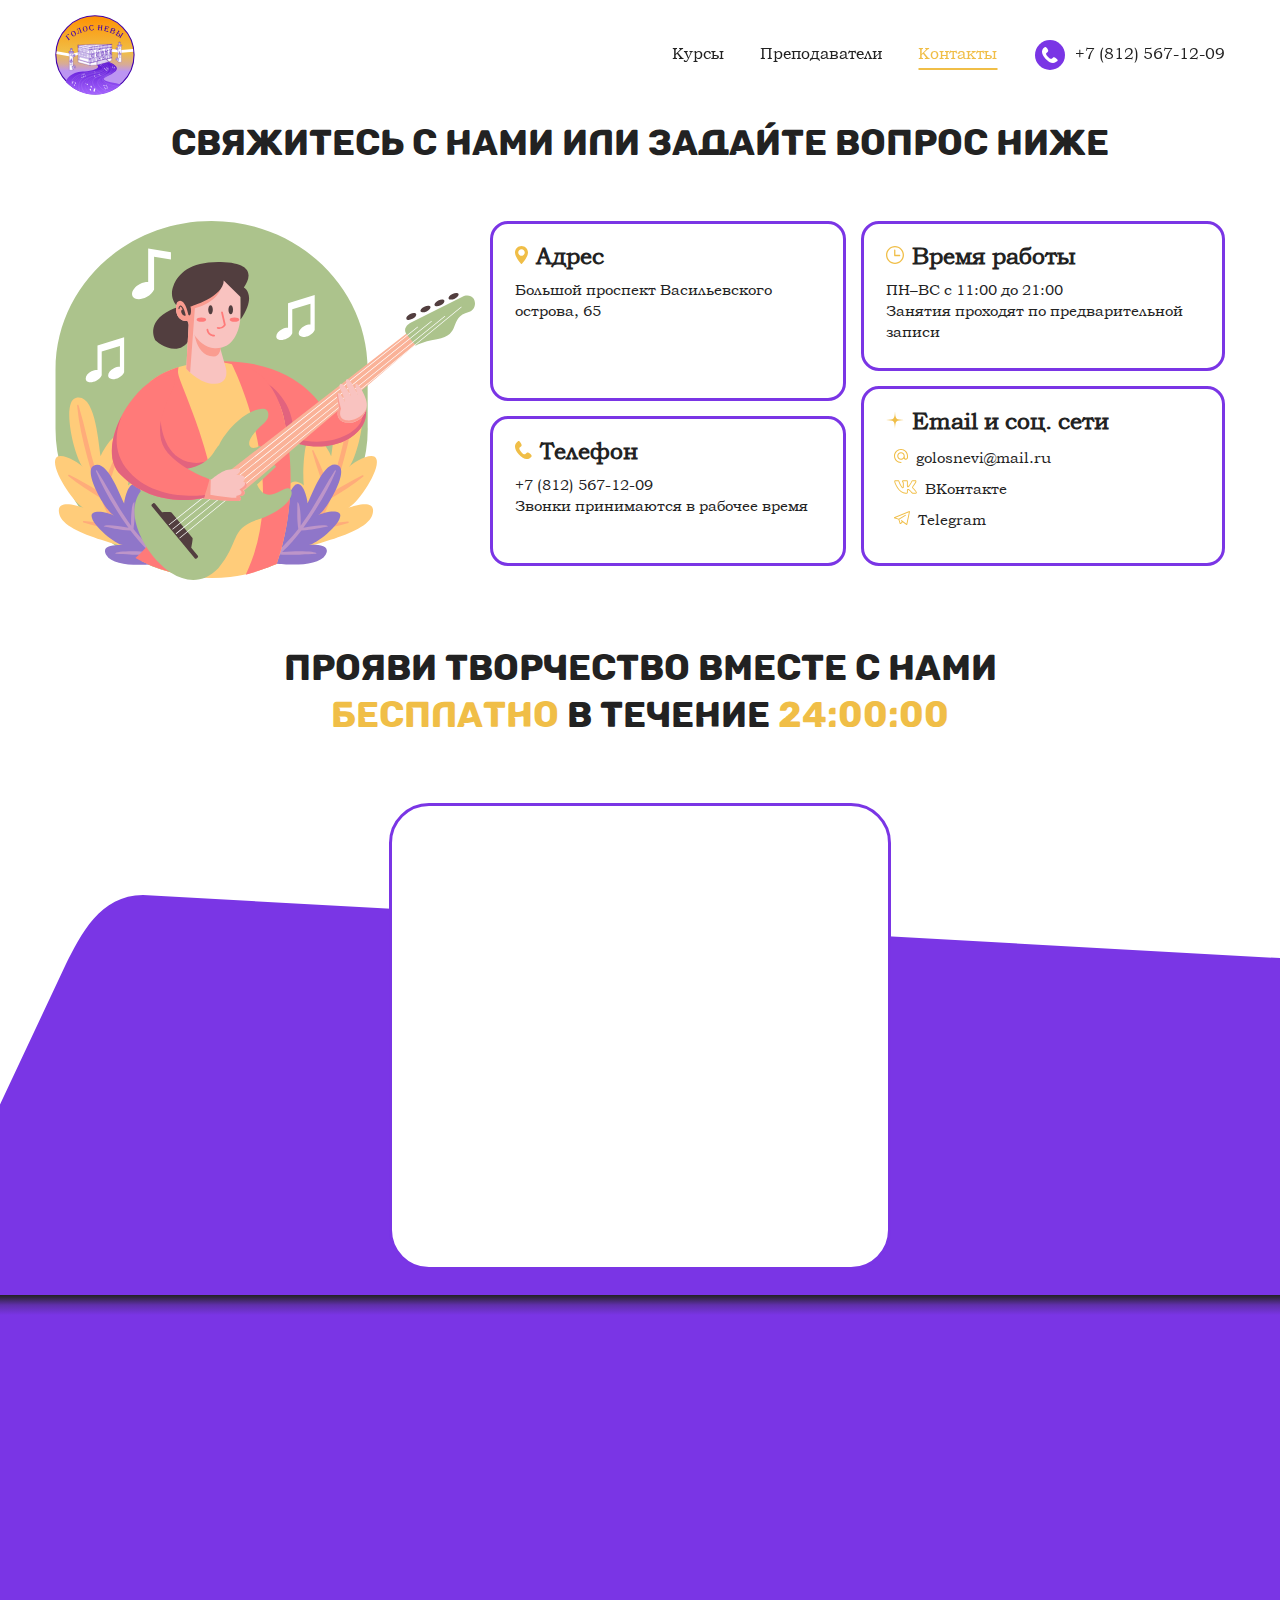
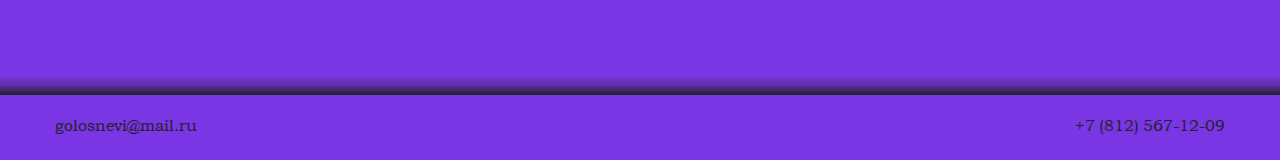
<file: contacts/index.html>
<!DOCTYPE html>
<html lang="ru">
<head>
	<title>Связаться с «Голос Невы»</title>
	<meta charset="UTF-8">
	<meta name="viewport" content="width=device-width, initial-scale=1.0">
	<meta name="format-detection" content="telephone=no">
	<link rel="shortcut icon" href="../images/logo/favicon.png" type="image/png">
	<link media="screen" onload='if(media!="all") media="all"' rel="stylesheet" href="../styles/contacts.css">
</head>
<body>
	<header class="header">
		<div class="container">
			<div class="header__wrapper">
				<div class="header__row df">
					<div class="header__column header__column_1 df">
						<a class="header__logo-wrap" href="../" data-aos="fade-down">
							<img class="header__logo scaleble goto unselect" src="../images/logo/logo.svg" alt="Голос Невы" data-goto=".main">
						</a>
					</div>
					<div class="header__column header__column_2 df">
						<div class="header__content">
							<nav class="header__nav df">
								<ul class="header__list df">
									<li class="header__list-item" data-aos="fade-down" data-aos-delay="100"><a class="header__list-item-link" href="../courses" data-link=".courses">Курсы</a></li>
									<li class="header__list-item" data-aos="fade-down" data-aos-delay="200"><a class="header__list-item-link" href="../teachers" data-link=".certificates">Преподаватели</a></li>
									<li class="header__list-item header__list-item_active" data-aos="fade-down" data-aos-delay="300"><a class="header__list-item-link" href="#"  data-link=".contacts">Контакты</a></li>
								</ul>
								<div class="header__call-wrap df" data-aos="fade-down" data-aos-delay="400">
									<a class="header__call-link scaleble" href="tel:78125671209">
										<span class="header__call-icon">
											<img src="../images/icons/call.svg" alt="Call">
										</span>
										<span class="header__call-label">+7 (812) 567-12-09</span>
									</a>
								</div>
							</nav>
						</div>
					</div>
				</div>
			</div>
		</div>
	</header>
	<section class="contacts">
		<div class="container">
			<div class="contacts__wrapper">
				<div class="contacts__content">
					<h1 class="contacts__title title" data-aos="fade-down">Свяжитесь с нами или <span>задайте вопрос ниже</span></h1>
					<div class="contacts__flexbox df">
						<div class="contacts__column contacts__column_1 df">
							<div class="contacts__illlustration-wrap unselect" data-aos="fade-right">
								<img src="../images/contacts/illustration.svg" alt="Illustration">
							</div>
						</div>
						<div class="contacts__column contacts__column_2 df">
							<div class="contacts__contacts-wrap df">
								<div class="contacts__contacts-column contacts__contacts-column_1 df" data-aos="fade-down" data-aos-delay="100">
									<div class="contacts__contacts-item contacts__contacts-item_1 scaleble">
										<a class="contacts__contacts-link" href="https://yandex.ru/maps/-/CHvINZI1"></a>
										<h3 class="contacts__contacts-title"><img src="../images/icons/geo.svg" alt="Location">Адрес</h3>
										<p class="contacts__contacts-text">Большой проспект Васильевского острова, 65</p>
									</div>
									<div class="contacts__contacts-item contacts__contacts-item_2 scaleble">
										<a class="contacts__contacts-link" href="tel:+78125671209"></a>
										<h3 class="contacts__contacts-title"><img src="../images/icons/call-yellow.svg" alt="Call">Телефон</h3>
										<p class="contacts__contacts-text">+7 (812) 567-12-09<br>Звонки принимаются в рабочее время</p>
									</div>
								</div>
								<div class="contacts__contacts-column contacts__contacts-column_2 df" data-aos="fade-down" data-aos-delay="200">
									<div class="contacts__contacts-item contacts__contacts-item_2">
										<h3 class="contacts__contacts-title"><img src="../images/icons/time.svg" alt="Location">Время работы</h3>
										<p class="contacts__contacts-text">ПН–ВС с 11:00 до 21:00<br>Занятия проходят по предварительной записи</p>
									</div>
									<div class="contacts__contacts-item contacts__contacts-item_1">
										<h3 class="contacts__contacts-title"><img src="../images/icons/star.svg" alt="Call">Email и соц. сети</h3>
										<ul class="contacts__contacts-list">
											<li class="contacts__contacts-list-item contacts__contacts-text"><a href="mailto:golosnevi@mail.ru" class="contacts__contacts-list-link"><img src="../images/icons/mail.svg" alt="Mail">golosnevi@mail.ru</a></li>
											<li class="contacts__contacts-list-item contacts__contacts-text"><a href="https://vk.com/golosnevi" class="contacts__contacts-list-link"><img src="../images/icons/vk.svg" alt="VK">ВКонтакте</a></li>
											<li class="contacts__contacts-list-item contacts__contacts-text"><a href="https://t.me/golosnevi" class="contacts__contacts-list-link"><img src="../images/icons/telegram.svg" alt="Telegram">Telegram</a></li>
										</ul>
									</div>
								</div>
							</div>
						</div>
					</div>
				</div>
			</div>
		</div>
	</section>
	<section class="form">
		<div class="container">
			<div class="form__wrapper">
				<div class="form__background">
					<img src="../images/form/bg.svg" alt="Background">
				</div>
				<div class="form__content df">
					<h2 class="form__title title" data-aos="fade-down" data-aos-delay="0">Прояви творчество вместе с нами<br><span>бесплатно</span> в течение <span class="lost"></span></h2>
					<form class="form__form" action="#" data-aos="fade-down" data-aos-delay="100" data-aos-anchor=".form__title">
						<div class="form__input-wrap" data-aos="fade-down" data-aos-delay="500" data-aos-anchor=".form__form">
							<span class="form__input-name">Имя <span>*</span></span>
							<input class="form__input form__input_important" type="text" name="name">
						</div>
						<div class="form__input-wrap" data-aos="fade-down" data-aos-delay="600" data-aos-anchor=".form__form">
							<span class="form__input-name">Телефон <span>*</span></span>
							<input class="form__input form__input_important" type="tel" name="tel">
						</div>
						<div class="form__input-wrap" data-aos="fade-down" data-aos-delay="700" data-aos-anchor=".form__form">
							<span class="form__input-name">Сообщение</span>
							<textarea class="form__input" name="message"></textarea>
						</div>
						<div class="form__submit-wrap df" data-aos="fade-down" data-aos-delay="800" data-aos-anchor=".form__form">
							<input class="form__submit link scaleble" type="submit" value="Перейти к творчеству">
						</div>
					</form>
				</div>
			</div>
		</div>
	</section>
	<footer class="footer">
		<div class="map-wrap">
			<div id="map" style="width: 100%; height: 400px;"></div>
		</div>
		<div class="container">
			<div class="footer__content">
				<div class="footer__row df">
					<div class="footer__column footer__column_1 df">
						<div class="footer__mail-wrap">
							<a class="footer__link" href="mailto:golosnevi@mail.ru">golosnevi@mail.ru</a>
						</div>
					</div>
					<div class="footer__column footer__column_2 df">
						<div class="footer__copyright-wrap">
							<div class="footer__copyright"><a class="footer__link" href="tel:78125671209">+7 (812) 567-12-09</a></div>
						</div>
					</div>
				</div>
			</div>
		</div>
	</footer>
	<script src="https://api-maps.yandex.ru/2.1/?apikey=cd5db98d-3ac6-47e1-b994-d3f77268c038&amp;lang=ru_RU" defer></script>
	<script src="../scripts/contacts.js"></script>
</body>
</html>
</file>
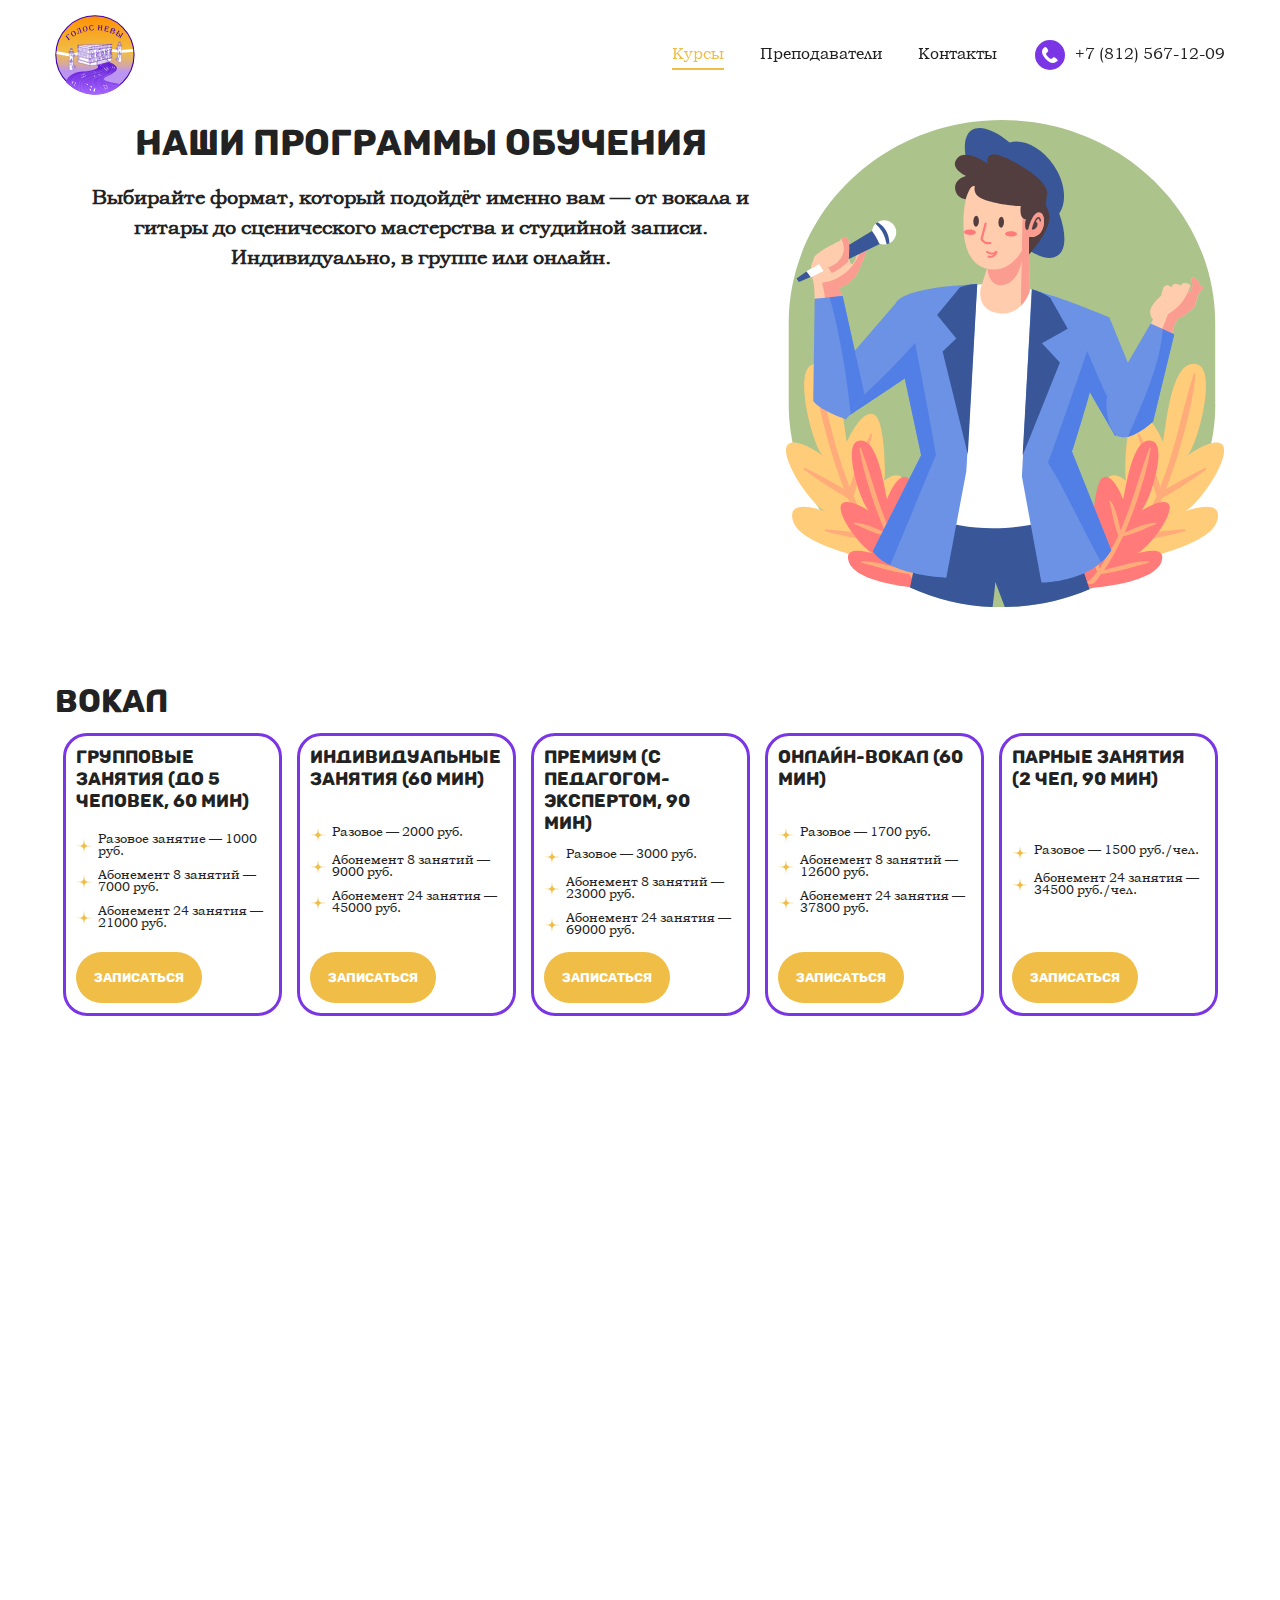
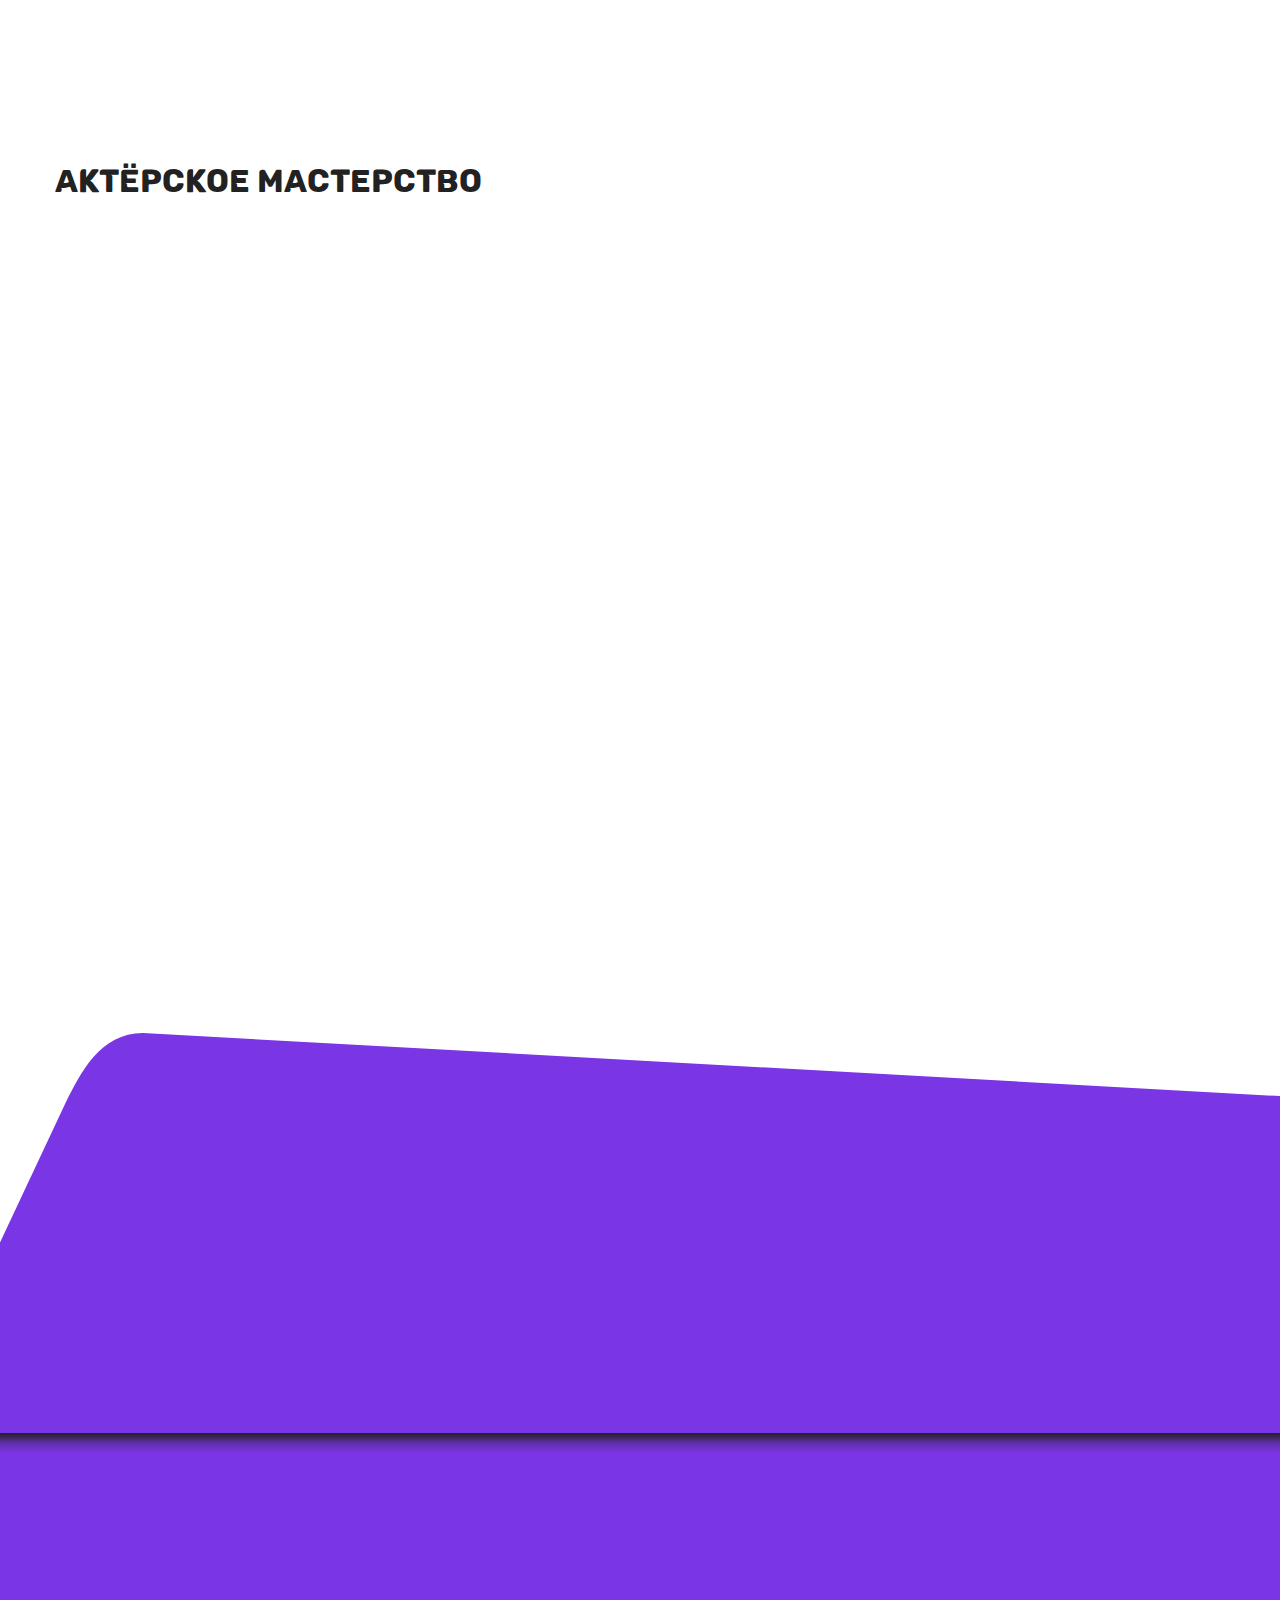
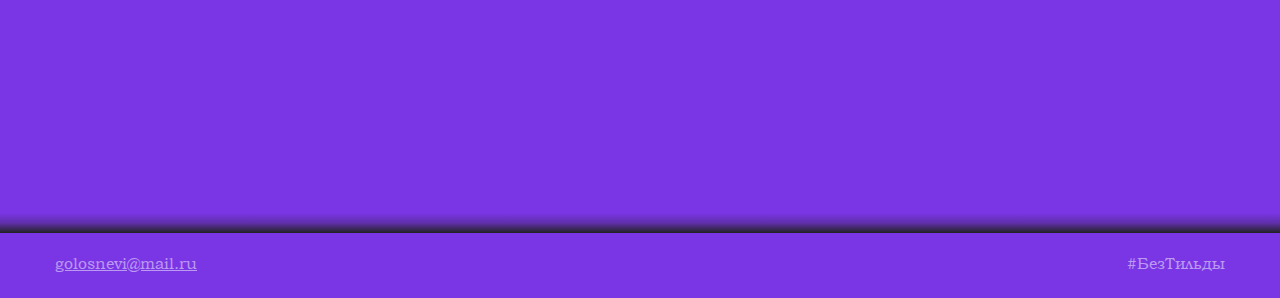
<file: courses/index.html>
<!DOCTYPE html>
<html lang="ru">
<head>
	<title>Курсы вокальной студии «Голос Невы»</title>
	<meta charset="UTF-8">
	<meta name="viewport" content="width=device-width, initial-scale=1.0">
	<meta name="format-detection" content="telephone=no">
	<link rel="shortcut icon" href="../images/logo/favicon.png" type="image/png">
	<link media="screen" onload='if(media!="all") media="all"' rel="stylesheet" href="../styles/courses.css">
</head>
<body>
	<header class="header">
		<div class="container">
			<div class="header__wrapper">
				<div class="header__row df">
					<div class="header__column header__column_1 df">
						<a class="header__logo-wrap" href="../" data-aos="fade-down">
							<img class="header__logo scaleble goto" src="../images/logo/logo.svg" alt="Голос Невы" data-goto=".main">
						</a>
					</div>
					<div class="header__column header__column_2 df">
						<div class="header__content">
							<nav class="header__nav df">
								<ul class="header__list df">
									<li class="header__list-item header__list-item_active" data-aos="fade-down" data-aos-delay="100"><a class="header__list-item-link" href="#" data-link=".courses">Курсы</a></li>
									<li class="header__list-item" data-aos="fade-down" data-aos-delay="200"><a class="header__list-item-link" href="../teachers" data-link=".certificates">Преподаватели</a></li>
									<li class="header__list-item" data-aos="fade-down" data-aos-delay="300"><a class="header__list-item-link" href="../contacts/"  data-link=".contacts">Контакты</a></li>
								</ul>
								<div class="header__call-wrap df" data-aos="fade-down" data-aos-delay="400">
									<a class="header__call-link scaleble" href="tel:78125671209">
										<span class="header__call-icon">
											<img src="../images/icons/call.svg" alt="Call">
										</span>
										<span class="header__call-label">+7 (812) 567-12-09</span>
									</a>
								</div>
							</nav>
						</div>
					</div>
				</div>
			</div>
		</div>
	</header>
	<section class="courses">
		<div class="container">
			<div class="courses__wrapper">
				<div class="courses__content">
					<div class="courses__content-row df">
						<div class="courses__content-column courses__content-column_1 df">
							<div class="courses__about-wrap">
								<h1 class="courses__title title" data-aos="fade-right">Наши программы обучения</h1>
								<h2 class="courses__subtitle" data-aos="fade-right" data-aos-delay="100">Выбирайте формат, который подойдёт именно вам — от вокала и гитары до сценического мастерства и студийной записи. Индивидуально, в группе или онлайн.</h2>
							</div>
						</div>
						<div class="courses__content-column courses__content-column_2 df">
							<div class="courses__illustration-wrap unselect" data-aos="fade-left" data-aos-delay="200">
								<img src="../images/courses/illustration.svg" alt="Illustration" class="courses__illustration">
							</div>
						</div>
					</div>
					<div class="courses__course-category">
						<h2 class="courses__course-category-title courses__course-category-title_1"  data-aos="fade-right">Вокал</h2>
						<div class="courses__course-category-flexbox courses__course-category-flexbox_five df">
							<div class="courses__course-column df" data-aos="fade-down" data-aos-delay="100" data-aos-anchor=".courses__course-category-title_1">
								<div class="courses__course-wrap goto scaleble df" data-goto=".form">
									<div class="courses__course df">
										<h3 class="courses__course-title">Групповые занятия (до 5 человек, 60 мин)</h3>
										<ul class="courses__course-list">
											<li class="courses__course-list-item df"><img src="../images/icons/star.svg" alt="Point" class="courses__course-list-icon"><span class="courses__course-list-item-name">Разовое занятие — 1000 руб.</span></li>
											<li class="courses__course-list-item df"><img src="../images/icons/star.svg" alt="Point" class="courses__course-list-icon"><span class="courses__course-list-item-name">Абонемент 8 занятий — 7000 руб.</span></li>
											<li class="courses__course-list-item df"><img src="../images/icons/star.svg" alt="Point" class="courses__course-list-icon"><span class="courses__course-list-item-name">Абонемент 24 занятия — 21000 руб.</span></li>
										</ul>
										<div class="courses__course-get-wrap">
											<button class="courses__course-get scaleble link goto" data-goto=".form">Записаться</button>
										</div>
									</div>
								</div>
							</div>
							<div class="courses__course-column df" data-aos="fade-down" data-aos-delay="200" data-aos-anchor=".courses__course-category-title_1">
								<div class="courses__course-wrap goto scaleble df" data-goto=".form">
									<div class="courses__course df">
										<h3 class="courses__course-title">Индивидуальные занятия (60 мин)</h3>
										<ul class="courses__course-list">
											<li class="courses__course-list-item df"><img src="../images/icons/star.svg" alt="Point" class="courses__course-list-icon"><span class="courses__course-list-item-name">Разовое — 2000 руб.</span></li>
											<li class="courses__course-list-item df"><img src="../images/icons/star.svg" alt="Point" class="courses__course-list-icon"><span class="courses__course-list-item-name">Абонемент 8 занятий — 9000 руб.</span></li>
											<li class="courses__course-list-item df"><img src="../images/icons/star.svg" alt="Point" class="courses__course-list-icon"><span class="courses__course-list-item-name">Абонемент 24 занятия — 45000 руб.</span></li>
										</ul>
										<div class="courses__course-get-wrap">
											<button class="courses__course-get scaleble link goto" data-goto=".form">Записаться</button>
										</div>
									</div>
								</div>
							</div>
							<div class="courses__course-column df" data-aos="fade-down" data-aos-delay="300" data-aos-anchor=".courses__course-category-title_1">
								<div class="courses__course-wrap goto scaleble df" data-goto=".form">
									<div class="courses__course df">
										<h3 class="courses__course-title">Премиум (с педагогом-экспертом, 90 мин)</h3>
										<ul class="courses__course-list">
											<li class="courses__course-list-item df"><img src="../images/icons/star.svg" alt="Point" class="courses__course-list-icon"><span class="courses__course-list-item-name">Разовое — 3000 руб.</span></li>
											<li class="courses__course-list-item df"><img src="../images/icons/star.svg" alt="Point" class="courses__course-list-icon"><span class="courses__course-list-item-name">Абонемент 8 занятий — 23000 руб.</span></li>
											<li class="courses__course-list-item df"><img src="../images/icons/star.svg" alt="Point" class="courses__course-list-icon"><span class="courses__course-list-item-name">Абонемент 24 занятия — 69000 руб.</span></li>
										</ul>
										<div class="courses__course-get-wrap">
											<button class="courses__course-get scaleble link goto" data-goto=".form">Записаться</button>
										</div>
									</div>
								</div>
							</div>
							<div class="courses__course-column df" data-aos="fade-down" data-aos-delay="400" data-aos-anchor=".courses__course-category-title_1">
								<div class="courses__course-wrap goto scaleble df" data-goto=".form">
									<div class="courses__course df">
										<h3 class="courses__course-title">Онлайн-вокал (60 мин)</h3>
										<ul class="courses__course-list">
											<li class="courses__course-list-item df"><img src="../images/icons/star.svg" alt="Point" class="courses__course-list-icon"><span class="courses__course-list-item-name">Разовое — 1700 руб.</span></li>
											<li class="courses__course-list-item df"><img src="../images/icons/star.svg" alt="Point" class="courses__course-list-icon"><span class="courses__course-list-item-name">Абонемент 8 занятий — 12600 руб.</span></li>
											<li class="courses__course-list-item df"><img src="../images/icons/star.svg" alt="Point" class="courses__course-list-icon"><span class="courses__course-list-item-name">Абонемент 24 занятия — 37800 руб.</span></li>
										</ul>
										<div class="courses__course-get-wrap">
											<button class="courses__course-get scaleble link goto" data-goto=".form">Записаться</button>
										</div>
									</div>
								</div>
							</div>
							<div class="courses__course-column df" data-aos="fade-down" data-aos-delay="500" data-aos-anchor=".courses__course-category-title_1">
								<div class="courses__course-wrap goto scaleble df" data-goto=".form">
									<div class="courses__course df">
										<h3 class="courses__course-title">Парные занятия (2 чел, 90 мин)</h3>
										<ul class="courses__course-list">
											<li class="courses__course-list-item df"><img src="../images/icons/star.svg" alt="Point" class="courses__course-list-icon"><span class="courses__course-list-item-name">Разовое — 1500 руб./чел.</span></li>
											<li class="courses__course-list-item df"><img src="../images/icons/star.svg" alt="Point" class="courses__course-list-icon"><span class="courses__course-list-item-name">Абонемент 24 занятия — 34500 руб./чел.</span></li>
										</ul>
										<div class="courses__course-get-wrap">
											<button class="courses__course-get scaleble link goto" data-goto=".form">Записаться</button>
										</div>
									</div>
								</div>
							</div>
						</div>
					</div>
					<div class="courses__course-category">
						<h2 class="courses__course-category-title courses__course-category-title_2" data-aos="fade-right">Гитара</h2>
						<div class="courses__course-category-flexbox courses__course-category-flexbox_three df">
							<div class="courses__course-column df" data-aos="fade-down" data-aos-delay="100" data-aos-anchor=".courses__course-category-title_2">
								<div class="courses__course-wrap goto scaleble df" data-goto=".form">
									<div class="courses__course df">
										<h3 class="courses__course-title">Групповые занятия (до 5 человек, 60 мин)</h3>
										<ul class="courses__course-list">
											<li class="courses__course-list-item df"><img src="../images/icons/star.svg" alt="Point" class="courses__course-list-icon"><span class="courses__course-list-item-name">Разовое — 1500 руб.</span></li>
											<li class="courses__course-list-item df"><img src="../images/icons/star.svg" alt="Point" class="courses__course-list-icon"><span class="courses__course-list-item-name">Абонемент 8 занятий — 11000 руб.</span></li>
											<li class="courses__course-list-item df"><img src="../images/icons/star.svg" alt="Point" class="courses__course-list-icon"><span class="courses__course-list-item-name">Абонемент 24 занятия — 33000 руб.</span></li>
										</ul>
										<div class="courses__course-get-wrap">
											<button class="courses__course-get scaleble link goto" data-goto=".form">Записаться</button>
										</div>
									</div>
								</div>
							</div>
							<div class="courses__course-column df" data-aos="fade-down" data-aos-delay="200" data-aos-anchor=".courses__course-category-title_2">
								<div class="courses__course-wrap goto scaleble df" data-goto=".form">
									<div class="courses__course df">
										<h3 class="courses__course-title">Индивидуальные занятия (60 мин)</h3>
										<ul class="courses__course-list">
											<li class="courses__course-list-item df"><img src="../images/icons/star.svg" alt="Point" class="courses__course-list-icon"><span class="courses__course-list-item-name">Разовое — 2000 руб.</span></li>
										</ul>
										<div class="courses__course-get-wrap">
											<button class="courses__course-get scaleble link goto" data-goto=".form">Записаться</button>
										</div>
									</div>
								</div>
							</div>
							<div class="courses__course-column df" data-aos="fade-down" data-aos-delay="300" data-aos-anchor=".courses__course-category-title_2">
								<div class="courses__course-wrap goto scaleble df" data-goto=".form">
									<div class="courses__course df">
										<h3 class="courses__course-title">Онлайн-занятия (60 мин)</h3>
										<ul class="courses__course-list">
											<li class="courses__course-list-item df"><img src="../images/icons/star.svg" alt="Point" class="courses__course-list-icon"><span class="courses__course-list-item-name">Разовое — 1700 руб.</span></li>
											<li class="courses__course-list-item df"><img src="../images/icons/star.svg" alt="Point" class="courses__course-list-icon"><span class="courses__course-list-item-name">Абонемент 8 занятий — 12600 руб.</span></li>
											<li class="courses__course-list-item df"><img src="../images/icons/star.svg" alt="Point" class="courses__course-list-icon"><span class="courses__course-list-item-name">Абонемент 24 занятия — 37800 руб.</span></li>
										</ul>
										<div class="courses__course-get-wrap">
											<button class="courses__course-get scaleble link goto" data-goto=".form">Записаться</button>
										</div>
									</div>
								</div>
							</div>
						</div>
					</div>
					<div class="courses__course-category">
						<h2 class="courses__course-category-title courses__course-category-title_3" data-aos="fade-right">ОСНОВЫ СЦЕНИЧЕСКОГО ДВИЖЕНИЯ</h2>
						<div class="courses__course-category-flexbox courses__course-category-flexbox_three df">
							<div class="courses__course-column df" data-aos="fade-down" data-aos-delay="100" data-aos-anchor=".courses__course-category-title_3">
								<div class="courses__course-wrap goto scaleble df" data-goto=".form">
									<div class="courses__course df">
										<h3 class="courses__course-title">Групповые занятия (до 5 человек, 60 мин)</h3>
										<ul class="courses__course-list">
											<li class="courses__course-list-item df"><img src="../images/icons/star.svg" alt="Point" class="courses__course-list-icon"><span class="courses__course-list-item-name">Разовое — 1000 руб.</span></li>
											<li class="courses__course-list-item df"><img src="../images/icons/star.svg" alt="Point" class="courses__course-list-icon"><span class="courses__course-list-item-name">Абонемент 8 занятий — 7000 руб.</span></li>
											<li class="courses__course-list-item df"><img src="../images/icons/star.svg" alt="Point" class="courses__course-list-icon"><span class="courses__course-list-item-name">Абонемент 24 занятия — 21000 руб.</span></li>
										</ul>
										<div class="courses__course-get-wrap">
											<button class="courses__course-get scaleble link goto" data-goto=".form">Записаться</button>
										</div>
									</div>
								</div>
							</div>
							<div class="courses__course-column df" data-aos="fade-down" data-aos-delay="200" data-aos-anchor=".courses__course-category-title_3">
								<div class="courses__course-wrap goto scaleble df" data-goto=".form">
									<div class="courses__course df">
										<h3 class="courses__course-title">Индивидуальные занятия (60 мин)</h3>
										<ul class="courses__course-list">
											<li class="courses__course-list-item df"><img src="../images/icons/star.svg" alt="Point" class="courses__course-list-icon"><span class="courses__course-list-item-name">Разовое — 1500 руб.</span></li>
											<li class="courses__course-list-item df"><img src="../images/icons/star.svg" alt="Point" class="courses__course-list-icon"><span class="courses__course-list-item-name">Абонемент 8 занятий — 11000 руб.</span></li>
											<li class="courses__course-list-item df"><img src="../images/icons/star.svg" alt="Point" class="courses__course-list-icon"><span class="courses__course-list-item-name">Абонемент 24 занятия — 33000 руб.</span></li>
										</ul>
										<div class="courses__course-get-wrap">
											<button class="courses__course-get scaleble link goto" data-goto=".form">Записаться</button>
										</div>
									</div>
								</div>
							</div>
							<div class="courses__course-column df" data-aos="fade-down" data-aos-delay="300" data-aos-anchor=".courses__course-category-title_3">
								<div class="courses__course-wrap goto scaleble df" data-goto=".form">
									<div class="courses__course df">
										<h3 class="courses__course-title">Онлайн-занятия (60 мин)</h3>
										<ul class="courses__course-list">
											<li class="courses__course-list-item df"><img src="../images/icons/star.svg" alt="Point" class="courses__course-list-icon"><span class="courses__course-list-item-name">Разовое — 1200 руб.</span></li>
											<li class="courses__course-list-item df"><img src="../images/icons/star.svg" alt="Point" class="courses__course-list-icon"><span class="courses__course-list-item-name">Абонемент 8 занятий — 8600 руб.</span></li>
											<li class="courses__course-list-item df"><img src="../images/icons/star.svg" alt="Point" class="courses__course-list-icon"><span class="courses__course-list-item-name">Абонемент 24 занятия — 25800 руб.</span></li>
										</ul>
										<div class="courses__course-get-wrap">
											<button class="courses__course-get scaleble link goto" data-goto=".form">Записаться</button>
										</div>
									</div>
								</div>
							</div>
						</div>
					</div>
					<div class="courses__course-category">
						<h2 class="courses__course-category-title courses__course-category-title_4">АКТЁРСКОЕ МАСТЕРСТВО</h2>
						<div class="courses__course-category-flexbox courses__course-category-flexbox_three df">
							<div class="courses__course-column df" data-aos="fade-down" data-aos-delay="100" data-aos-anchor=".courses__course-category-title_4">
								<div class="courses__course-wrap goto scaleble df" data-goto=".form">
									<div class="courses__course df">
										<h3 class="courses__course-title">Групповые занятия (до 5 человек, 60 мин)</h3>
										<ul class="courses__course-list">
											<li class="courses__course-list-item df"><img src="../images/icons/star.svg" alt="Point" class="courses__course-list-icon"><span class="courses__course-list-item-name">Разовое — 2000 руб.</span></li>
											<li class="courses__course-list-item df"><img src="../images/icons/star.svg" alt="Point" class="courses__course-list-icon"><span class="courses__course-list-item-name">Абонемент 8 занятий — 15000 руб.</span></li>
											<li class="courses__course-list-item df"><img src="../images/icons/star.svg" alt="Point" class="courses__course-list-icon"><span class="courses__course-list-item-name">Абонемент 24 занятия — 45000 руб.</span></li>
										</ul>
										<div class="courses__course-get-wrap">
											<button class="courses__course-get scaleble link goto" data-goto=".form">Записаться</button>
										</div>
									</div>
								</div>
							</div>
							<div class="courses__course-column df" data-aos="fade-down" data-aos-delay="200" data-aos-anchor=".courses__course-category-title_4">
								<div class="courses__course-wrap goto scaleble df" data-goto=".form">
									<div class="courses__course df">
										<h3 class="courses__course-title">Индивидуальные занятия (60 мин)</h3>
										<ul class="courses__course-list">
											<li class="courses__course-list-item df"><img src="../images/icons/star.svg" alt="Point" class="courses__course-list-icon"><span class="courses__course-list-item-name">Разовое — 3000 руб.</span></li>
											<li class="courses__course-list-item df"><img src="../images/icons/star.svg" alt="Point" class="courses__course-list-icon"><span class="courses__course-list-item-name">Абонемент 8 занятий — 23000 руб.</span></li>
											<li class="courses__course-list-item df"><img src="../images/icons/star.svg" alt="Point" class="courses__course-list-icon"><span class="courses__course-list-item-name">Абонемент 24 занятия — 69000 руб.</span></li>
										</ul>
										<div class="courses__course-get-wrap">
											<button class="courses__course-get scaleble link goto" data-goto=".form">Записаться</button>
										</div>
									</div>
								</div>
							</div>
							<div class="courses__course-column df" data-aos="fade-down" data-aos-delay="300" data-aos-anchor=".courses__course-category-title_4">
								<div class="courses__course-wrap goto scaleble df" data-goto=".form">
									<div class="courses__course df">
										<h3 class="courses__course-title">Онлайн-занятия (60 мин)</h3>
										<ul class="courses__course-list">
											<li class="courses__course-list-item df"><img src="../images/icons/star.svg" alt="Point" class="courses__course-list-icon"><span class="courses__course-list-item-name">Разовое — 2500 руб.</span></li>
											<li class="courses__course-list-item df"><img src="../images/icons/star.svg" alt="Point" class="courses__course-list-icon"><span class="courses__course-list-item-name">Абонемент 8 занятий — 19000 руб.</span></li>
											<li class="courses__course-list-item df"><img src="../images/icons/star.svg" alt="Point" class="courses__course-list-icon"><span class="courses__course-list-item-name">Абонемент 24 занятия — 57000 руб.</span></li>
										</ul>
										<div class="courses__course-get-wrap">
											<button class="courses__course-get scaleble link goto" data-goto=".form">Записаться</button>
										</div>
									</div>
								</div>
							</div>
						</div>
					</div>
					<div class="courses__course-category">
						<h2 class="courses__course-category-title courses__course-category-title_5"  data-aos="fade-right">ЗАПИСЬ ТРЕКА</h2>
						<div class="courses__course-category-flexbox courses__course-category-flexbox_two df">
							<div class="courses__course-column df" data-aos="fade-down" data-aos-delay="100" data-aos-anchor=".courses__course-category-title_5">
								<div class="courses__course-wrap goto scaleble df" data-goto=".form">
									<div class="courses__course df">
										<h3 class="courses__course-title">Соло-запись</h3>
										<ul class="courses__course-list">
											<li class="courses__course-list-item df"><img src="../images/icons/star.svg" alt="Point" class="courses__course-list-icon"><span class="courses__course-list-item-name">1 час записи, сведение, тюнинг вокала, монтаж — 4900 руб.</span></li>
											<li class="courses__course-list-item df"><img src="../images/icons/star.svg" alt="Point" class="courses__course-list-icon"><span class="courses__course-list-item-name">Для учеников с абонементом — 4500 руб.</span></li>
										</ul>
										<div class="courses__course-get-wrap">
											<button class="courses__course-get scaleble link goto" data-goto=".form">Записаться</button>
										</div>
									</div>
								</div>
							</div>
							<div class="courses__course-column df" data-aos="fade-down" data-aos-delay="100" data-aos-anchor=".courses__course-category-title_5">
								<div class="courses__course-wrap goto scaleble df" data-goto=".form">
									<div class="courses__course df">
										<h3 class="courses__course-title">Дуэт-запись</h3>
										<ul class="courses__course-list">
											<li class="courses__course-list-item df"><img src="../images/icons/star.svg" alt="Point" class="courses__course-list-icon"><span class="courses__course-list-item-name">1 час записи, сведение, тюнинг, монтаж — 6900 руб.</span></li>
											<li class="courses__course-list-item df"><img src="../images/icons/star.svg" alt="Point" class="courses__course-list-icon"><span class="courses__course-list-item-name">Для учеников с абонементом — 6500 руб.</span></li>
										</ul>
										<div class="courses__course-get-wrap">
											<button class="courses__course-get scaleble link goto" data-goto=".form">Записаться</button>
										</div>
									</div>
								</div>
							</div>
						</div>
					</div>
				</div>
			</div>
		</div>
	</section>
	<section class="form">
		<div class="container">
			<div class="form__wrapper">
				<div class="form__background">
					<img src="../images/form/bg.svg" alt="Background">
				</div>
				<div class="form__content df">
					<h2 class="form__title title" data-aos="fade-down" data-aos-delay="0">Прояви творчество вместе с нами<br><span>бесплатно</span> в течение <span class="lost"></span></h2>
					<form class="form__form" action="#" data-aos="fade-down" data-aos-delay="100" data-aos-anchor=".form__title">
						<div class="form__input-wrap" data-aos="fade-down" data-aos-delay="500" data-aos-anchor=".form__form">
							<span class="form__input-name">Имя <span>*</span></span>
							<input class="form__input form__input_important" type="text" name="name">
						</div>
						<div class="form__input-wrap" data-aos="fade-down" data-aos-delay="600" data-aos-anchor=".form__form">
							<span class="form__input-name">Телефон <span>*</span></span>
							<input class="form__input form__input_important" type="tel" name="tel">
						</div>
						<div class="form__input-wrap" data-aos="fade-down" data-aos-delay="700" data-aos-anchor=".form__form">
							<span class="form__input-name">Сообщение</span>
							<textarea class="form__input" name="message"></textarea>
						</div>
						<div class="form__submit-wrap df" data-aos="fade-down" data-aos-delay="800" data-aos-anchor=".form__form">
							<input class="form__submit link scaleble" type="submit" value="Перейти к творчеству">
						</div>
					</form>
				</div>
			</div>
		</div>
	</section>
	<footer class="footer">
		<div class="map-wrap">
			<div id="map" style="width: 100%; height: 400px;"></div>
		</div>
		<div class="container">
			<div class="footer__content">
				<div class="footer__row df">
					<div class="footer__column footer__column_1 df">
						<div class="footer__mail-wrap">
							<a class="footer__mail" href="mailto:golosnevi@mail.ru">golosnevi@mail.ru</a>
						</div>
					</div>
					<div class="footer__column footer__column_2 df">
						<div class="footer__copyright-wrap">
							<div class="footer__copyright">#БезТильды</div>
						</div>
					</div>
				</div>
			</div>
		</div>
	</footer>
	<script src="https://api-maps.yandex.ru/2.1/?apikey=cd5db98d-3ac6-47e1-b994-d3f77268c038&amp;lang=ru_RU" defer></script>
	<script src="../scripts/courses.js"></script>
</body>
</html>
</file>
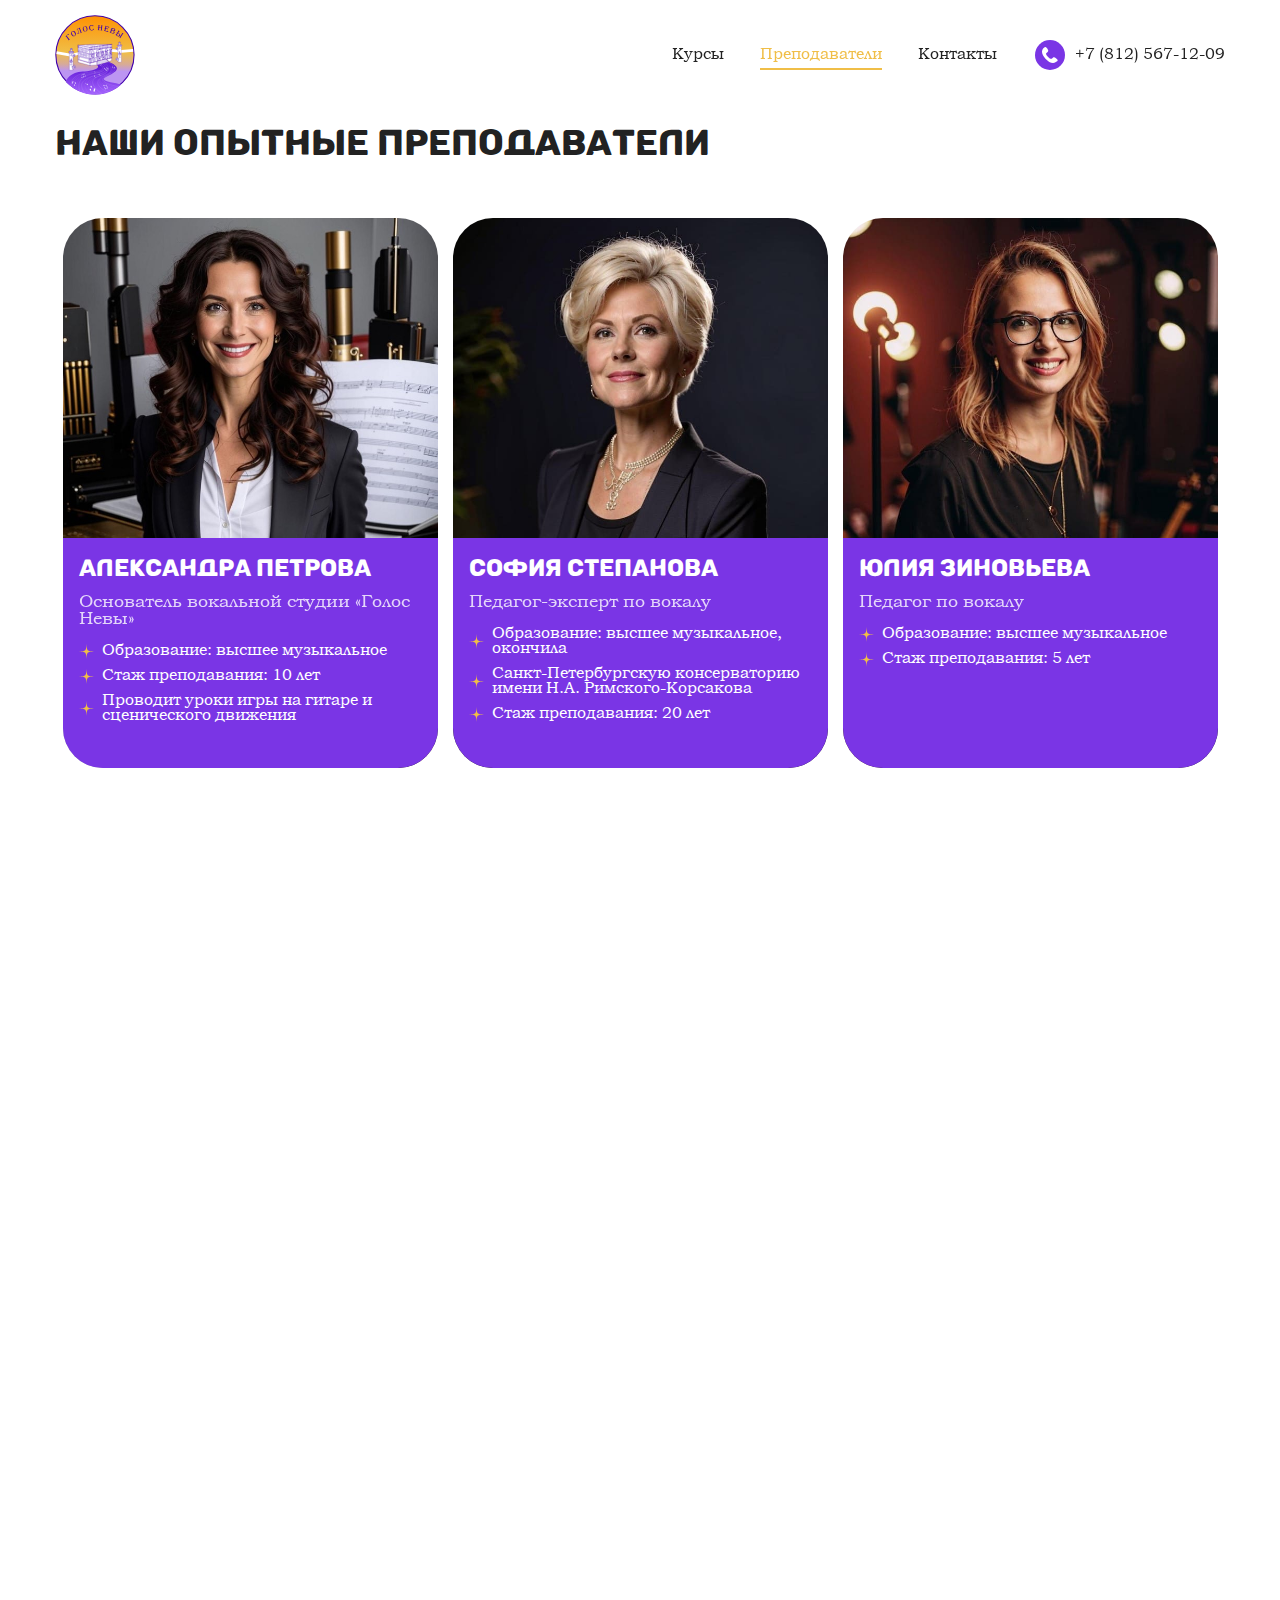
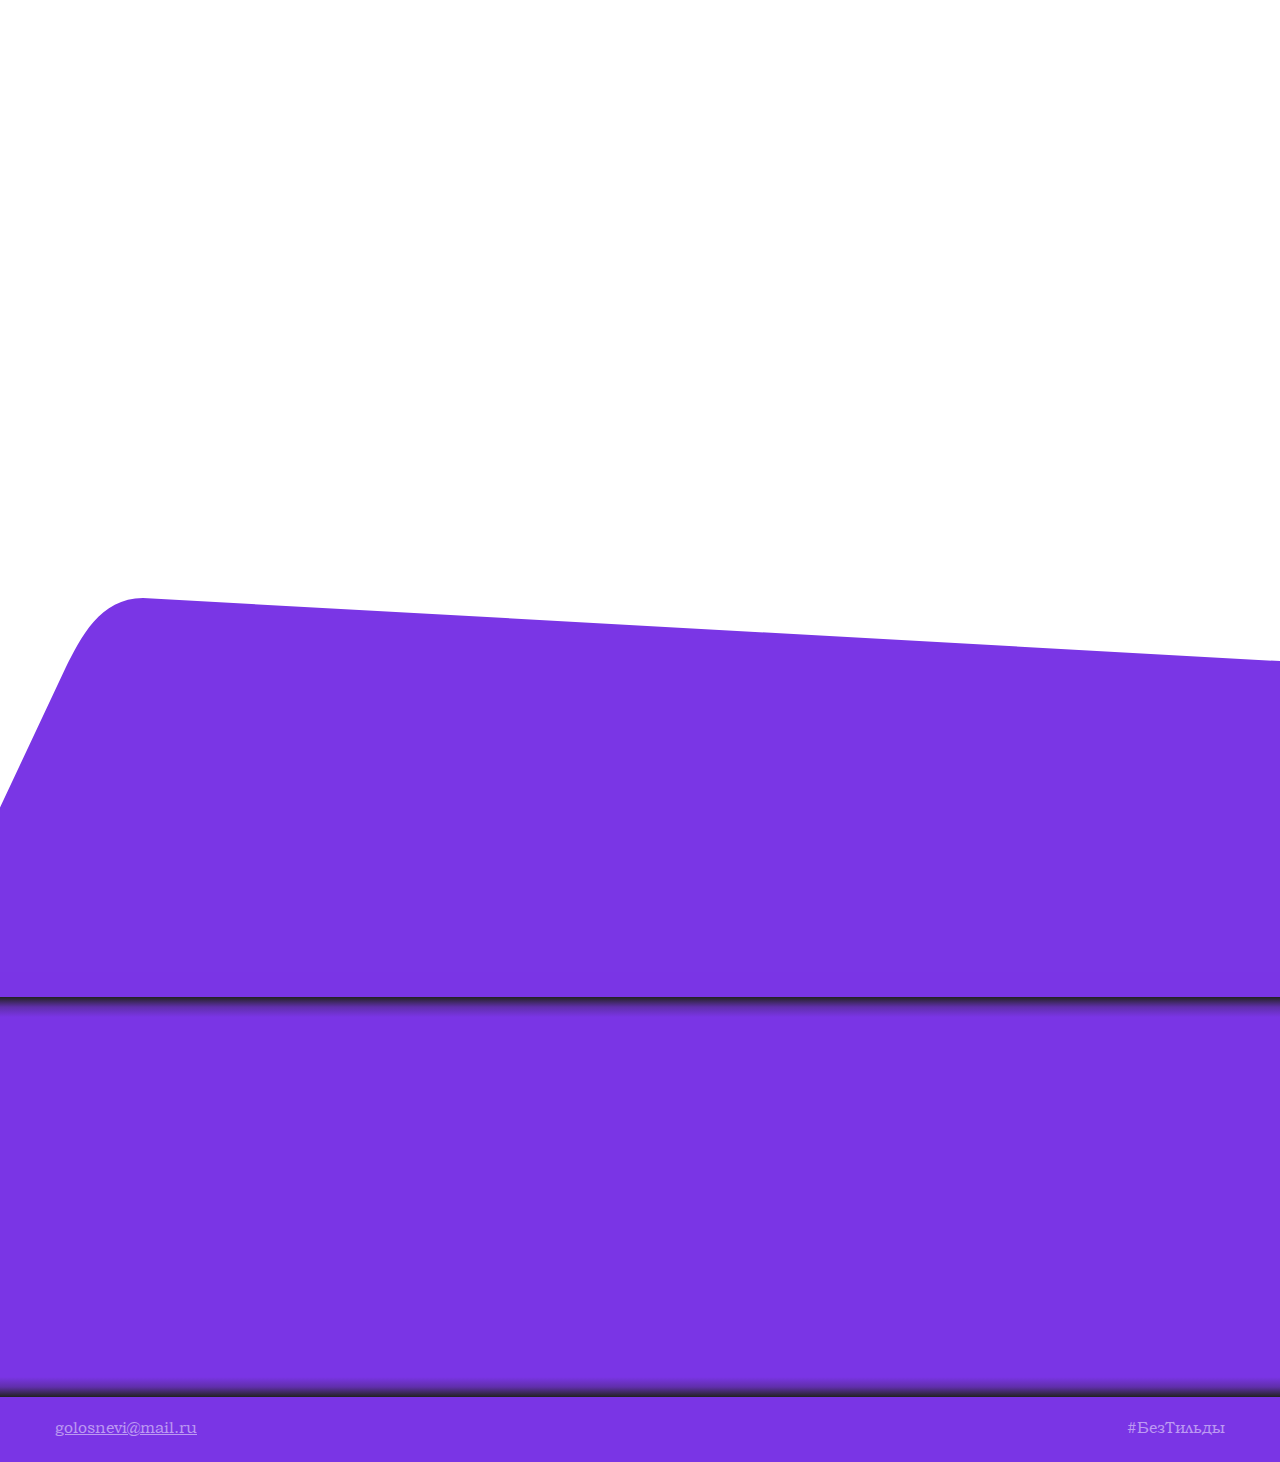
<file: teachers/index.html>
<!DOCTYPE html>
<html lang="ru">
<head>
	<title>Преподаватели вокальной студии «Голос Невы»</title>
	<meta charset="UTF-8">
	<meta name="viewport" content="width=device-width, initial-scale=1.0">
	<meta name="format-detection" content="telephone=no">
	<link rel="shortcut icon" href="../images/logo/favicon.png" type="image/png">
	<link media="screen" onload='if(media!="all") media="all"' rel="stylesheet" href="../styles/teachers.css">
</head>
<body>
	<header class="header">
		<div class="container">
			<div class="header__wrapper">
				<div class="header__row df">
					<div class="header__column header__column_1 df">
						<a class="header__logo-wrap" href="../" data-aos="fade-down">
							<img class="header__logo scaleble goto" src="../images/logo/logo.svg" alt="Голос Невы" data-goto=".main">
						</a>
					</div>
					<div class="header__column header__column_2 df">
						<div class="header__content">
							<nav class="header__nav df">
								<ul class="header__list df">
									<li class="header__list-item" data-aos="fade-down" data-aos-delay="100"><a class="header__list-item-link" href="../courses" data-link=".courses">Курсы</a></li>
									<li class="header__list-item header__list-item_active" data-aos="fade-down" data-aos-delay="200"><a class="header__list-item-link" href="#" data-link=".certificates">Преподаватели</a></li>
									<li class="header__list-item" data-aos="fade-down" data-aos-delay="300"><a class="header__list-item-link" href="../contacts/" data-link=".contacts">Контакты</a></li>
								</ul>
								<div class="header__call-wrap df" data-aos="fade-down" data-aos-delay="400">
									<a class="header__call-link scaleble" href="tel:78125671209">
										<span class="header__call-icon">
											<img src="../images/icons/call.svg" alt="Call">
										</span>
										<span class="header__call-label">+7 (812) 567-12-09</span>
									</a>
								</div>
							</nav>
						</div>
					</div>
				</div>
			</div>
		</div>
	</header>
	<section class="teachers">
		<div class="container">
			<div class="teachers__wrapper">
				<h1 class="teachers__title title" data-aos="fade-right">Наши опытные преподаватели</h1>
				<div class="teachers__content-row df">
					<div class="teachers__content-column teachers__content-column_1 df">
						<div class="teachers__teacher teacher df" data-aos="fade-down">
							<div class="teacher__image"><img src="../images/teachers/people/1.jpg" alt="Teacher 1"></div>
							<div class="teacher__info-wrap">
								<h3 class="teacher__name">Александра Петрова</h3>
								<p class="teacher__post">Основатель вокальной студии «Голос Невы»</p>
								<ul class="teacher__list">
									<li class="teacher__list-item df"><img src="../images/icons/star.svg" alt="Icon" class="teacher__list-item-icon"><span class="teacher__list-item-name">Образование: высшее музыкальное</span></li>
									<li class="teacher__list-item df"><img src="../images/icons/star.svg" alt="Icon" class="teacher__list-item-icon"><span class="teacher__list-item-name">Стаж преподавания: 10 лет</span></li>
									<li class="teacher__list-item df"><img src="../images/icons/star.svg" alt="Icon" class="teacher__list-item-icon"><span class="teacher__list-item-name">Проводит уроки игры на гитаре и сценического движения</span></li>
								</ul>
							</div>
						</div>
					</div>
					<div class="teachers__content-column teachers__content-column_2 df">
						<div class="teachers__teacher teacher df" data-aos="fade-down">
							<div class="teacher__image"><img src="../images/teachers/people/2.jpg" alt="Teacher 2"></div>
							<div class="teacher__info-wrap">
								<h3 class="teacher__name">София Степанова</h3>
								<p class="teacher__post">Педагог-эксперт по вокалу</p>
								<ul class="teacher__list">
									<li class="teacher__list-item df"><img src="../images/icons/star.svg" alt="Icon" class="teacher__list-item-icon"><span class="teacher__list-item-name">Образование: высшее музыкальное, окончила</span></li>
									<li class="teacher__list-item df"><img src="../images/icons/star.svg" alt="Icon" class="teacher__list-item-icon"><span class="teacher__list-item-name">Санкт-Петербургскую консерваторию имени Н.А. Римского-Корсакова</span></li>
									<li class="teacher__list-item df"><img src="../images/icons/star.svg" alt="Icon" class="teacher__list-item-icon"><span class="teacher__list-item-name">Стаж преподавания: 20 лет</span></li>
								</ul>
							</div>
						</div>
					</div>
					<div class="teachers__content-column teachers__content-column_3 df">
						<div class="teachers__teacher teacher df" data-aos="fade-down">
							<div class="teacher__image"><img src="../images/teachers/people/3.jpg" alt="Teacher 3"></div>
							<div class="teacher__info-wrap">
								<h3 class="teacher__name">Юлия Зиновьева</h3>
								<p class="teacher__post">Педагог по вокалу</p>
								<ul class="teacher__list">
									<li class="teacher__list-item df"><img src="../images/icons/star.svg" alt="Icon" class="teacher__list-item-icon"><span class="teacher__list-item-name">Образование: высшее музыкальное</span></li>
									<li class="teacher__list-item df"><img src="../images/icons/star.svg" alt="Icon" class="teacher__list-item-icon"><span class="teacher__list-item-name">Стаж преподавания: 5 лет</span></li>
								</ul>
							</div>
						</div>
					</div>
					<div class="teachers__content-column teachers__content-column_4 df">
						<div class="teachers__teacher teacher df" data-aos="fade-down">
							<div class="teacher__image"><img src="../images/teachers/people/4.jpg" alt="Teacher 4"></div>
							<div class="teacher__info-wrap">
								<h3 class="teacher__name">Максим Сергеев</h3>
								<p class="teacher__post">Педагог игры на гитаре</p>
								<ul class="teacher__list">
									<li class="teacher__list-item df"><img src="../images/icons/star.svg" alt="Icon" class="teacher__list-item-icon"><span class="teacher__list-item-name">Образование: высшее музыкальное</span></li>
									<li class="teacher__list-item df"><img src="../images/icons/star.svg" alt="Icon" class="teacher__list-item-icon"><span class="teacher__list-item-name">Стаж: 7 лет</span></li>
								</ul>
							</div>
						</div>
					</div>
					<div class="teachers__content-column teachers__content-column_5 df">
						<div class="teachers__teacher teacher df" data-aos="fade-down">
							<div class="teacher__image"><img src="../images/teachers/people/5.jpg" alt="Teacher 5"></div>
							<div class="teacher__info-wrap">
								<h3 class="teacher__name">Николай Соловьев</h3>
								<p class="teacher__post">Педагог по сценическому движению и актерскому мастерству</p>
								<ul class="teacher__list">
									<li class="teacher__list-item df"><img src="../images/icons/star.svg" alt="Icon" class="teacher__list-item-icon"><span class="teacher__list-item-name">Образование: высшее, актер театра и кино</span></li>
									<li class="teacher__list-item df"><img src="../images/icons/star.svg" alt="Icon" class="teacher__list-item-icon"><span class="teacher__list-item-name">Стаж преподавания: 15 лет</span></li>
								</ul>
							</div>
						</div>
					</div>
					<div class="teachers__content-column teachers__content-column_6 df">
						<div class="teachers__teacher teacher df" data-aos="fade-down">
							<div class="teacher__image"><img src="../images/teachers/people/6.jpg" alt="Teacher 6"></div>
							<div class="teacher__info-wrap">
								<h3 class="teacher__name">Леонид Васильев</h3>
								<p class="teacher__post">Педагог по основам актерского мастерства</p>
								<ul class="teacher__list">
									<li class="teacher__list-item df"><img src="../images/icons/star.svg" alt="Icon" class="teacher__list-item-icon"><span class="teacher__list-item-name">Образование: высшее, актер театра и кино</span></li>
									<li class="teacher__list-item df"><img src="../images/icons/star.svg" alt="Icon" class="teacher__list-item-icon"><span class="teacher__list-item-name">Стаж преподавания: 18 лет</span></li>
								</ul>
							</div>
						</div>
					</div>
					<div class="teachers__content-column teachers__content-column_7 df">
						<div class="teachers__teacher teacher df" data-aos="fade-down">
							<div class="teacher__image"><img src="../images/teachers/people/7.jpg" alt="Teacher 7"></div>
							<div class="teacher__info-wrap">
								<h3 class="teacher__name">Марина Алешина</h3>
								<p class="teacher__post">Педагог по вокалу и игре на гитаре</p>
								<ul class="teacher__list">
									<li class="teacher__list-item df"><img src="../images/icons/star.svg" alt="Icon" class="teacher__list-item-icon"><span class="teacher__list-item-name">Образование: высшее музыкальное</span></li>
									<li class="teacher__list-item df"><img src="../images/icons/star.svg" alt="Icon" class="teacher__list-item-icon"><span class="teacher__list-item-name">Стаж преподавания: 11 лет</span></li>
								</ul>
							</div>
						</div>
					</div>
				</div>
			</div>
		</div>
	</section>
	<section class="form">
		<div class="container">
			<div class="form__wrapper">
				<div class="form__background">
					<img src="../images/form/bg.svg" alt="Background">
				</div>
				<div class="form__content df">
					<h2 class="form__title title" data-aos="fade-down" data-aos-delay="0">Прояви творчество вместе с нами<br><span>бесплатно</span> в течение <span class="lost"></span></h2>
					<form class="form__form" action="#" data-aos="fade-down" data-aos-delay="100" data-aos-anchor=".form__title">
						<div class="form__input-wrap" data-aos="fade-down" data-aos-delay="500" data-aos-anchor=".form__form">
							<span class="form__input-name">Имя <span>*</span></span>
							<input class="form__input form__input_important" type="text" name="name">
						</div>
						<div class="form__input-wrap" data-aos="fade-down" data-aos-delay="600" data-aos-anchor=".form__form">
							<span class="form__input-name">Телефон <span>*</span></span>
							<input class="form__input form__input_important" type="tel" name="tel">
						</div>
						<div class="form__input-wrap" data-aos="fade-down" data-aos-delay="700" data-aos-anchor=".form__form">
							<span class="form__input-name">Сообщение</span>
							<textarea class="form__input" name="message"></textarea>
						</div>
						<div class="form__submit-wrap df" data-aos="fade-down" data-aos-delay="800" data-aos-anchor=".form__form">
							<input class="form__submit link scaleble" type="submit" value="Перейти к творчеству">
						</div>
					</form>
				</div>
			</div>
		</div>
	</section>
	<footer class="footer">
		<div class="map-wrap">
			<div id="map" style="width: 100%; height: 400px;"></div>
		</div>
		<div class="container">
			<div class="footer__content">
				<div class="footer__row df">
					<div class="footer__column footer__column_1 df">
						<div class="footer__mail-wrap">
							<a class="footer__mail" href="mailto:golosnevi@mail.ru">golosnevi@mail.ru</a>
						</div>
					</div>
					<div class="footer__column footer__column_2 df">
						<div class="footer__copyright-wrap">
							<div class="footer__copyright">#БезТильды</div>
						</div>
					</div>
				</div>
			</div>
		</div>
	</footer>
	<script src="https://api-maps.yandex.ru/2.1/?apikey=cd5db98d-3ac6-47e1-b994-d3f77268c038&amp;lang=ru_RU" type="text/javascript" defer></script>
	<script src="../scripts/teachers.js" defer></script>
</body>
</html>
</file>
<file: styles/contacts.css>
*,:after,:before{margin:0;padding:0;-webkit-box-sizing:border-box;box-sizing:border-box}a:active,a:focus,input:focus,textarea:focus{outline:none}button{cursor:pointer;outline:none;font-family:"Bookman Old Style",serif}header,section{overflow-x:hidden;width:100%}button:-moz-focus-inner{padding:0;border:0}body{background:#fff;font-family:"Bookman Old Style",serif;color:#222}a{text-decoration:none;color:#222}input{border:0;font-family:"Bookman Old Style",serif}a,button,img,span{display:block}body,html{min-height:100%}ul li{list-style:none}hr{border:none}[data-aos][data-aos][data-aos-duration="50"],body[data-aos-duration="50"] [data-aos]{-webkit-transition-duration:50ms;transition-duration:50ms}[data-aos][data-aos][data-aos-delay="50"],body[data-aos-delay="50"] [data-aos]{-webkit-transition-delay:0s;transition-delay:0s}[data-aos][data-aos][data-aos-delay="50"].aos-animate,body[data-aos-delay="50"] [data-aos].aos-animate{-webkit-transition-delay:50ms;transition-delay:50ms}[data-aos][data-aos][data-aos-duration="100"],body[data-aos-duration="100"] [data-aos]{-webkit-transition-duration:100ms;transition-duration:100ms}[data-aos][data-aos][data-aos-delay="100"],body[data-aos-delay="100"] [data-aos]{-webkit-transition-delay:0s;transition-delay:0s}[data-aos][data-aos][data-aos-delay="100"].aos-animate,body[data-aos-delay="100"] [data-aos].aos-animate{-webkit-transition-delay:100ms;transition-delay:100ms}[data-aos][data-aos][data-aos-duration="150"],body[data-aos-duration="150"] [data-aos]{-webkit-transition-duration:150ms;transition-duration:150ms}[data-aos][data-aos][data-aos-delay="150"],body[data-aos-delay="150"] [data-aos]{-webkit-transition-delay:0s;transition-delay:0s}[data-aos][data-aos][data-aos-delay="150"].aos-animate,body[data-aos-delay="150"] [data-aos].aos-animate{-webkit-transition-delay:150ms;transition-delay:150ms}[data-aos][data-aos][data-aos-duration="200"],body[data-aos-duration="200"] [data-aos]{-webkit-transition-duration:200ms;transition-duration:200ms}[data-aos][data-aos][data-aos-delay="200"],body[data-aos-delay="200"] [data-aos]{-webkit-transition-delay:0s;transition-delay:0s}[data-aos][data-aos][data-aos-delay="200"].aos-animate,body[data-aos-delay="200"] [data-aos].aos-animate{-webkit-transition-delay:200ms;transition-delay:200ms}[data-aos][data-aos][data-aos-duration="250"],body[data-aos-duration="250"] [data-aos]{-webkit-transition-duration:250ms;transition-duration:250ms}[data-aos][data-aos][data-aos-delay="250"],body[data-aos-delay="250"] [data-aos]{-webkit-transition-delay:0s;transition-delay:0s}[data-aos][data-aos][data-aos-delay="250"].aos-animate,body[data-aos-delay="250"] [data-aos].aos-animate{-webkit-transition-delay:250ms;transition-delay:250ms}[data-aos][data-aos][data-aos-duration="300"],body[data-aos-duration="300"] [data-aos]{-webkit-transition-duration:300ms;transition-duration:300ms}[data-aos][data-aos][data-aos-delay="300"],body[data-aos-delay="300"] [data-aos]{-webkit-transition-delay:0s;transition-delay:0s}[data-aos][data-aos][data-aos-delay="300"].aos-animate,body[data-aos-delay="300"] [data-aos].aos-animate{-webkit-transition-delay:300ms;transition-delay:300ms}[data-aos][data-aos][data-aos-duration="350"],body[data-aos-duration="350"] [data-aos]{-webkit-transition-duration:350ms;transition-duration:350ms}[data-aos][data-aos][data-aos-delay="350"],body[data-aos-delay="350"] [data-aos]{-webkit-transition-delay:0s;transition-delay:0s}[data-aos][data-aos][data-aos-delay="350"].aos-animate,body[data-aos-delay="350"] [data-aos].aos-animate{-webkit-transition-delay:350ms;transition-delay:350ms}[data-aos][data-aos][data-aos-duration="400"],body[data-aos-duration="400"] [data-aos]{-webkit-transition-duration:400ms;transition-duration:400ms}[data-aos][data-aos][data-aos-delay="400"],body[data-aos-delay="400"] [data-aos]{-webkit-transition-delay:0s;transition-delay:0s}[data-aos][data-aos][data-aos-delay="400"].aos-animate,body[data-aos-delay="400"] [data-aos].aos-animate{-webkit-transition-delay:400ms;transition-delay:400ms}[data-aos][data-aos][data-aos-duration="450"],body[data-aos-duration="450"] [data-aos]{-webkit-transition-duration:450ms;transition-duration:450ms}[data-aos][data-aos][data-aos-delay="450"],body[data-aos-delay="450"] [data-aos]{-webkit-transition-delay:0s;transition-delay:0s}[data-aos][data-aos][data-aos-delay="450"].aos-animate,body[data-aos-delay="450"] [data-aos].aos-animate{-webkit-transition-delay:450ms;transition-delay:450ms}[data-aos][data-aos][data-aos-duration="500"],body[data-aos-duration="500"] [data-aos]{-webkit-transition-duration:500ms;transition-duration:500ms}[data-aos][data-aos][data-aos-delay="500"],body[data-aos-delay="500"] [data-aos]{-webkit-transition-delay:0s;transition-delay:0s}[data-aos][data-aos][data-aos-delay="500"].aos-animate,body[data-aos-delay="500"] [data-aos].aos-animate{-webkit-transition-delay:500ms;transition-delay:500ms}[data-aos][data-aos][data-aos-duration="550"],body[data-aos-duration="550"] [data-aos]{-webkit-transition-duration:550ms;transition-duration:550ms}[data-aos][data-aos][data-aos-delay="550"],body[data-aos-delay="550"] [data-aos]{-webkit-transition-delay:0s;transition-delay:0s}[data-aos][data-aos][data-aos-delay="550"].aos-animate,body[data-aos-delay="550"] [data-aos].aos-animate{-webkit-transition-delay:550ms;transition-delay:550ms}[data-aos][data-aos][data-aos-duration="600"],body[data-aos-duration="600"] [data-aos]{-webkit-transition-duration:600ms;transition-duration:600ms}[data-aos][data-aos][data-aos-delay="600"],body[data-aos-delay="600"] [data-aos]{-webkit-transition-delay:0s;transition-delay:0s}[data-aos][data-aos][data-aos-delay="600"].aos-animate,body[data-aos-delay="600"] [data-aos].aos-animate{-webkit-transition-delay:600ms;transition-delay:600ms}[data-aos][data-aos][data-aos-duration="650"],body[data-aos-duration="650"] [data-aos]{-webkit-transition-duration:650ms;transition-duration:650ms}[data-aos][data-aos][data-aos-delay="650"],body[data-aos-delay="650"] [data-aos]{-webkit-transition-delay:0s;transition-delay:0s}[data-aos][data-aos][data-aos-delay="650"].aos-animate,body[data-aos-delay="650"] [data-aos].aos-animate{-webkit-transition-delay:650ms;transition-delay:650ms}[data-aos][data-aos][data-aos-duration="700"],body[data-aos-duration="700"] [data-aos]{-webkit-transition-duration:700ms;transition-duration:700ms}[data-aos][data-aos][data-aos-delay="700"],body[data-aos-delay="700"] [data-aos]{-webkit-transition-delay:0s;transition-delay:0s}[data-aos][data-aos][data-aos-delay="700"].aos-animate,body[data-aos-delay="700"] [data-aos].aos-animate{-webkit-transition-delay:700ms;transition-delay:700ms}[data-aos][data-aos][data-aos-duration="750"],body[data-aos-duration="750"] [data-aos]{-webkit-transition-duration:750ms;transition-duration:750ms}[data-aos][data-aos][data-aos-delay="750"],body[data-aos-delay="750"] [data-aos]{-webkit-transition-delay:0s;transition-delay:0s}[data-aos][data-aos][data-aos-delay="750"].aos-animate,body[data-aos-delay="750"] [data-aos].aos-animate{-webkit-transition-delay:750ms;transition-delay:750ms}[data-aos][data-aos][data-aos-duration="800"],body[data-aos-duration="800"] [data-aos]{-webkit-transition-duration:800ms;transition-duration:800ms}[data-aos][data-aos][data-aos-delay="800"],body[data-aos-delay="800"] [data-aos]{-webkit-transition-delay:0s;transition-delay:0s}[data-aos][data-aos][data-aos-delay="800"].aos-animate,body[data-aos-delay="800"] [data-aos].aos-animate{-webkit-transition-delay:800ms;transition-delay:800ms}[data-aos][data-aos][data-aos-duration="850"],body[data-aos-duration="850"] [data-aos]{-webkit-transition-duration:850ms;transition-duration:850ms}[data-aos][data-aos][data-aos-delay="850"],body[data-aos-delay="850"] [data-aos]{-webkit-transition-delay:0s;transition-delay:0s}[data-aos][data-aos][data-aos-delay="850"].aos-animate,body[data-aos-delay="850"] [data-aos].aos-animate{-webkit-transition-delay:850ms;transition-delay:850ms}[data-aos][data-aos][data-aos-duration="900"],body[data-aos-duration="900"] [data-aos]{-webkit-transition-duration:900ms;transition-duration:900ms}[data-aos][data-aos][data-aos-delay="900"],body[data-aos-delay="900"] [data-aos]{-webkit-transition-delay:0s;transition-delay:0s}[data-aos][data-aos][data-aos-delay="900"].aos-animate,body[data-aos-delay="900"] [data-aos].aos-animate{-webkit-transition-delay:900ms;transition-delay:900ms}[data-aos][data-aos][data-aos-duration="950"],body[data-aos-duration="950"] [data-aos]{-webkit-transition-duration:950ms;transition-duration:950ms}[data-aos][data-aos][data-aos-delay="950"],body[data-aos-delay="950"] [data-aos]{-webkit-transition-delay:0s;transition-delay:0s}[data-aos][data-aos][data-aos-delay="950"].aos-animate,body[data-aos-delay="950"] [data-aos].aos-animate{-webkit-transition-delay:950ms;transition-delay:950ms}[data-aos][data-aos][data-aos-duration="1000"],body[data-aos-duration="1000"] [data-aos]{-webkit-transition-duration:1000ms;transition-duration:1000ms}[data-aos][data-aos][data-aos-delay="1000"],body[data-aos-delay="1000"] [data-aos]{-webkit-transition-delay:0s;transition-delay:0s}[data-aos][data-aos][data-aos-delay="1000"].aos-animate,body[data-aos-delay="1000"] [data-aos].aos-animate{-webkit-transition-delay:1000ms;transition-delay:1000ms}[data-aos][data-aos][data-aos-duration="1050"],body[data-aos-duration="1050"] [data-aos]{-webkit-transition-duration:1050ms;transition-duration:1050ms}[data-aos][data-aos][data-aos-delay="1050"],body[data-aos-delay="1050"] [data-aos]{-webkit-transition-delay:0s;transition-delay:0s}[data-aos][data-aos][data-aos-delay="1050"].aos-animate,body[data-aos-delay="1050"] [data-aos].aos-animate{-webkit-transition-delay:1050ms;transition-delay:1050ms}[data-aos][data-aos][data-aos-duration="1100"],body[data-aos-duration="1100"] [data-aos]{-webkit-transition-duration:1100ms;transition-duration:1100ms}[data-aos][data-aos][data-aos-delay="1100"],body[data-aos-delay="1100"] [data-aos]{-webkit-transition-delay:0s;transition-delay:0s}[data-aos][data-aos][data-aos-delay="1100"].aos-animate,body[data-aos-delay="1100"] [data-aos].aos-animate{-webkit-transition-delay:1100ms;transition-delay:1100ms}[data-aos][data-aos][data-aos-duration="1150"],body[data-aos-duration="1150"] [data-aos]{-webkit-transition-duration:1150ms;transition-duration:1150ms}[data-aos][data-aos][data-aos-delay="1150"],body[data-aos-delay="1150"] [data-aos]{-webkit-transition-delay:0s;transition-delay:0s}[data-aos][data-aos][data-aos-delay="1150"].aos-animate,body[data-aos-delay="1150"] [data-aos].aos-animate{-webkit-transition-delay:1150ms;transition-delay:1150ms}[data-aos][data-aos][data-aos-duration="1200"],body[data-aos-duration="1200"] [data-aos]{-webkit-transition-duration:1200ms;transition-duration:1200ms}[data-aos][data-aos][data-aos-delay="1200"],body[data-aos-delay="1200"] [data-aos]{-webkit-transition-delay:0s;transition-delay:0s}[data-aos][data-aos][data-aos-delay="1200"].aos-animate,body[data-aos-delay="1200"] [data-aos].aos-animate{-webkit-transition-delay:1200ms;transition-delay:1200ms}[data-aos][data-aos][data-aos-duration="1250"],body[data-aos-duration="1250"] [data-aos]{-webkit-transition-duration:1250ms;transition-duration:1250ms}[data-aos][data-aos][data-aos-delay="1250"],body[data-aos-delay="1250"] [data-aos]{-webkit-transition-delay:0s;transition-delay:0s}[data-aos][data-aos][data-aos-delay="1250"].aos-animate,body[data-aos-delay="1250"] [data-aos].aos-animate{-webkit-transition-delay:1250ms;transition-delay:1250ms}[data-aos][data-aos][data-aos-duration="1300"],body[data-aos-duration="1300"] [data-aos]{-webkit-transition-duration:1300ms;transition-duration:1300ms}[data-aos][data-aos][data-aos-delay="1300"],body[data-aos-delay="1300"] [data-aos]{-webkit-transition-delay:0s;transition-delay:0s}[data-aos][data-aos][data-aos-delay="1300"].aos-animate,body[data-aos-delay="1300"] [data-aos].aos-animate{-webkit-transition-delay:1300ms;transition-delay:1300ms}[data-aos][data-aos][data-aos-duration="1350"],body[data-aos-duration="1350"] [data-aos]{-webkit-transition-duration:1350ms;transition-duration:1350ms}[data-aos][data-aos][data-aos-delay="1350"],body[data-aos-delay="1350"] [data-aos]{-webkit-transition-delay:0s;transition-delay:0s}[data-aos][data-aos][data-aos-delay="1350"].aos-animate,body[data-aos-delay="1350"] [data-aos].aos-animate{-webkit-transition-delay:1350ms;transition-delay:1350ms}[data-aos][data-aos][data-aos-duration="1400"],body[data-aos-duration="1400"] [data-aos]{-webkit-transition-duration:1400ms;transition-duration:1400ms}[data-aos][data-aos][data-aos-delay="1400"],body[data-aos-delay="1400"] [data-aos]{-webkit-transition-delay:0s;transition-delay:0s}[data-aos][data-aos][data-aos-delay="1400"].aos-animate,body[data-aos-delay="1400"] [data-aos].aos-animate{-webkit-transition-delay:1400ms;transition-delay:1400ms}[data-aos][data-aos][data-aos-duration="1450"],body[data-aos-duration="1450"] [data-aos]{-webkit-transition-duration:1450ms;transition-duration:1450ms}[data-aos][data-aos][data-aos-delay="1450"],body[data-aos-delay="1450"] [data-aos]{-webkit-transition-delay:0s;transition-delay:0s}[data-aos][data-aos][data-aos-delay="1450"].aos-animate,body[data-aos-delay="1450"] [data-aos].aos-animate{-webkit-transition-delay:1450ms;transition-delay:1450ms}[data-aos][data-aos][data-aos-duration="1500"],body[data-aos-duration="1500"] [data-aos]{-webkit-transition-duration:1500ms;transition-duration:1500ms}[data-aos][data-aos][data-aos-delay="1500"],body[data-aos-delay="1500"] [data-aos]{-webkit-transition-delay:0s;transition-delay:0s}[data-aos][data-aos][data-aos-delay="1500"].aos-animate,body[data-aos-delay="1500"] [data-aos].aos-animate{-webkit-transition-delay:1500ms;transition-delay:1500ms}[data-aos][data-aos][data-aos-duration="1550"],body[data-aos-duration="1550"] [data-aos]{-webkit-transition-duration:1550ms;transition-duration:1550ms}[data-aos][data-aos][data-aos-delay="1550"],body[data-aos-delay="1550"] [data-aos]{-webkit-transition-delay:0s;transition-delay:0s}[data-aos][data-aos][data-aos-delay="1550"].aos-animate,body[data-aos-delay="1550"] [data-aos].aos-animate{-webkit-transition-delay:1550ms;transition-delay:1550ms}[data-aos][data-aos][data-aos-duration="1600"],body[data-aos-duration="1600"] [data-aos]{-webkit-transition-duration:1600ms;transition-duration:1600ms}[data-aos][data-aos][data-aos-delay="1600"],body[data-aos-delay="1600"] [data-aos]{-webkit-transition-delay:0s;transition-delay:0s}[data-aos][data-aos][data-aos-delay="1600"].aos-animate,body[data-aos-delay="1600"] [data-aos].aos-animate{-webkit-transition-delay:1600ms;transition-delay:1600ms}[data-aos][data-aos][data-aos-duration="1650"],body[data-aos-duration="1650"] [data-aos]{-webkit-transition-duration:1650ms;transition-duration:1650ms}[data-aos][data-aos][data-aos-delay="1650"],body[data-aos-delay="1650"] [data-aos]{-webkit-transition-delay:0s;transition-delay:0s}[data-aos][data-aos][data-aos-delay="1650"].aos-animate,body[data-aos-delay="1650"] [data-aos].aos-animate{-webkit-transition-delay:1650ms;transition-delay:1650ms}[data-aos]{pointer-events:none}[data-aos].aos-animate{pointer-events:auto}[data-aos][data-aos][data-aos-easing=linear],body[data-aos-easing=linear] [data-aos]{-webkit-transition-timing-function:cubic-bezier(0.25,0.25,0.75,0.75);transition-timing-function:cubic-bezier(0.25,0.25,0.75,0.75)}[data-aos][data-aos][data-aos-easing=ease],body[data-aos-easing=ease] [data-aos]{-webkit-transition-timing-function:cubic-bezier(0.25,0.1,0.25,1);transition-timing-function:cubic-bezier(0.25,0.1,0.25,1)}@media screen{html:not(.no-js){}html:not(.no-js) [data-aos^=fade][data-aos^=fade]{opacity:0;-webkit-transition-property:opacity,-webkit-transform;transition-property:opacity,-webkit-transform;transition-property:opacity,transform;transition-property:opacity,transform,-webkit-transform}html:not(.no-js) [data-aos^=fade][data-aos^=fade].aos-animate{opacity:1;-webkit-transform:none;transform:none}html:not(.no-js) [data-aos=fade-up]{-webkit-transform:translate3d(0,60px,0);transform:translate3d(0,60px,0)}html:not(.no-js) [data-aos=fade-down]{-webkit-transform:translate3d(0,-60px,0);transform:translate3d(0,-60px,0)}html:not(.no-js) [data-aos=fade-right]{-webkit-transform:translate3d(-60px,0,0);transform:translate3d(-60px,0,0)}html:not(.no-js) [data-aos=fade-left]{-webkit-transform:translate3d(60px,0,0);transform:translate3d(60px,0,0)}html:not(.no-js) [data-aos=fade-up-right]{-webkit-transform:translate3d(-60px,60px,0);transform:translate3d(-60px,60px,0)}html:not(.no-js) [data-aos=fade-up-left]{-webkit-transform:translate3d(60px,60px,0);transform:translate3d(60px,60px,0)}html:not(.no-js) [data-aos=fade-down-right]{-webkit-transform:translate3d(-60px,-60px,0);transform:translate3d(-60px,-60px,0)}html:not(.no-js) [data-aos=fade-down-left]{-webkit-transform:translate3d(60px,-60px,0);transform:translate3d(60px,-60px,0)}}@font-face{font-family:"Bookman Old Style";src:url("../fonts/BookmanOldStyleCyr.woff2") format("woff2"),url("../fonts/BookmanOldStyleCyr.woff") format("woff");font-weight:normal;font-style:normal;font-display:swap}@font-face{font-family:"Algerius";src:url("../fonts/AAlgerius.woff2") format("woff2"),url("../fonts/AAlgerius.woff") format("woff");font-weight:normal;font-style:normal;font-display:swap}@font-face{font-family:"Cunia";src:url("../fonts/Cunia-Bold.woff2") format("woff2"),url("../fonts/Cunia-Bold.woff") format("woff");font-weight:bold;font-style:normal;font-display:swap}.container{max-width:1200px;padding:0 15px;margin:0 auto}.lock{overflow:hidden}.df{display:-webkit-box;display:-ms-flexbox;display:-o-flex;display:-ms-flex;display:flex}.title{font-family:Cunia,sans-serif;font-size:36px;line-height:130%}.unselect{-webkit-touch-callout:none;-webkit-user-select:none;-moz-user-select:none;-ms-user-select:none;user-select:none}.scaleble{cursor:pointer;-webkit-transform:scale(1);transform:scale(1);-webkit-transition:-webkit-transform 0.3s ease;transition:-webkit-transform 0.3s ease;transition:transform 0.3s ease;transition:transform 0.3s ease,-webkit-transform 0.3s ease}.scaleble:hover{-webkit-transform:scale(1.03);transform:scale(1.03)}.link{padding:18px;border-radius:50px;background-color:#F0BE47;color:#fff;display:inline-block;font-family:Cunia,sans-serif;white-space:nowrap}.lost{display:inline}::-moz-selection{background:#7A35E5;color:#fff}::selection{background:#7A35E5;color:#fff}::-moz-selection{background:#7A35E5;color:#fff}::-webkit-selection{background:#7A35E5;color:#fff}.header{position:fixed;top:0;left:0;width:100%;padding:15px 0;background-color:rgba(255,255,255,0.3);-webkit-backdrop-filter:blur(30px);backdrop-filter:blur(30px);z-index:999}.header__row{-webkit-box-pack:justify;-ms-flex-pack:justify;justify-content:space-between;-webkit-box-align:center;-ms-flex-align:center;align-items:center}.header__column_2{padding:0 0 0 15px}.header__logo{width:80px;cursor:pointer}.header__nav{-webkit-box-align:center;-ms-flex-align:center;align-items:center}.header__list-item{position:relative;cursor:pointer;font-size:16px;padding:7px 0}.header__list-item a.header__list-item-link{color:#222;-webkit-transition:color 0.3s ease;transition:color 0.3s ease}.header__list-item+.header__list-item{margin:0 0 0 36px}.header__list-item:before{content:"";display:block;position:absolute;bottom:0;left:50%;-webkit-transform:translateX(-50%);transform:translateX(-50%);width:0;height:2px;background-color:#F0BE47;-webkit-transition:width 0.3s ease;transition:width 0.3s ease}.header__list-item_active a.header__list-item-link{color:#F0BE47}.header__list-item_active:before{width:100%}.header__list-item:hover a.header__list-item-link{color:#F0BE47}.header__list-item:hover:before{width:100%}.header__call-wrap{margin:0 0 0 38px}.header__call-link{display:-webkit-inline-box;display:-ms-inline-flexbox;display:inline-flex;-webkit-box-align:center;-ms-flex-align:center;align-items:center}.header__call-icon{display:-webkit-inline-box;display:-ms-inline-flexbox;display:inline-flex;width:30px;height:30px;border-radius:50%;background-color:#7A35E5;-webkit-box-pack:center;-ms-flex-pack:center;justify-content:center;-webkit-box-align:center;-ms-flex-align:center;align-items:center;margin:0 10px 0 0}.header__call-icon img{height:16px}.header__call-label{font-size:16px}@media screen and (max-width:768px){.header{padding:11px 0}.header__logo{width:60px}.header__list-item+.header__list-item{margin:0 0 0 21px}.header__list-item a.header__list-item-link{font-size:13px}.header__call-wrap{margin:0 0 0 23px}.header__call-icon{width:25px;height:25px;margin:0 6px 0 0}.header__call-icon img{height:12px}.header__call-label{font-size:14px}}@media screen and (max-width:610px){.header__logo{width:65px}.header__nav{-ms-flex-wrap:wrap;flex-wrap:wrap;-webkit-box-pack:end;-ms-flex-pack:end;justify-content:flex-end}.header__list{margin:0 0 12px}.header__list-item+.header__list-item{margin:0 0 0 19px}}@media screen and (max-width:425px){.header__logo{width:55px}.header__list-item+.header__list-item{margin:0 0 0 16px}.header__list-item a.header__list-item-link{font-size:12px}}.contacts{position:relative;width:100%;padding:120px 0 15px}.contacts__title{text-align:center;margin:0 0 54px}.contacts__title span{display:inline;white-space:nowrap}.contacts__column_1{padding:0 7.5px 0 0}.contacts__column_2{padding:0 0 0 7.5px}.contacts__illlustration-wrap{position:relative}.contacts__illlustration-wrap img{max-width:420px}.contacts__contacts-column{-webkit-box-orient:vertical;-webkit-box-direction:normal;-ms-flex-direction:column;flex-direction:column}.contacts__contacts-column_1{padding:0 7.5px 0 0}.contacts__contacts-column_2{padding:0 0 0 7.5px}.contacts__contacts-item{position:relative;overflow:hidden;padding:22px;border:3px solid #7A35E5;border-radius:18px;-webkit-transition:0.3s ease;transition:0.3s ease}.contacts__contacts-item+.contacts__contacts-item{margin:15px 0 0}.contacts__contacts-item_1{height:180px}.contacts__contacts-item_2{height:150px}.contacts__contacts-item.scaleble:hover{background-color:#7A35E5;color:#fff}.contacts__contacts-link{position:absolute;top:0;left:0;width:100%;height:100%}.contacts__contacts-title{font-size:23px;margin:0 0 12px}.contacts__contacts-title img{display:inline;height:18px;margin:0 8px 0 0}.contacts__contacts-text{line-height:140%;font-size:15px}.contacts__contacts-list-item img{display:inline;height:14px;margin:0 8px 0 0}.contacts__contacts-list-item+.contacts__contacts-list-item{margin:4px 0 0}.contacts__contacts-list-link{padding:3px 8px;background-color:transparent;border-radius:32px;-webkit-transition:background-color 0.3s ease;transition:background-color 0.3s ease;display:inline-block}.contacts__contacts-list-link:hover{background-color:#7A35E5;color:#fff}@media screen and (max-width:1024px){.contacts__title{margin:0 0 28px}.contacts__illlustration-wrap img{max-width:365px}.contacts__contacts-item{padding:19px}.contacts__contacts-title{font-size:20px}}@media screen and (max-width:910px){.contacts__flexbox{-webkit-box-orient:vertical;-webkit-box-direction:normal;-ms-flex-direction:column;flex-direction:column;-webkit-box-align:center;-ms-flex-align:center;align-items:center}.contacts__column+.contacts__column{margin:24px 0 0}.contacts__column_2{max-width:700px}.contacts__illlustration-wrap{-webkit-transform:translateX(50px);transform:translateX(50px)}.contacts__illlustration-wrap img{max-width:340px}.contacts__contacts-title{font-size:26px}}@media screen and (max-width:768px){.contacts__contacts-title{font-size:20.5px}}@media screen and (max-width:540px){.contacts__title{font-size:26px}.contacts__contacts-wrap{-webkit-box-orient:vertical;-webkit-box-direction:normal;-ms-flex-direction:column;flex-direction:column}.contacts__contacts-column{padding:0}.contacts__contacts-column+.contacts__contacts-column{margin:15px 0 0}.contacts__contacts-item{height:170px}.contacts__illlustration-wrap{-webkit-transform:translateX(0);transform:translateX(0)}}.form{position:relative;width:100%;margin:84px 0 0;min-height:600px;overflow:hidden}.form__background{position:absolute;width:100%;top:250px;left:-150px;z-index:-1}.form__content{-webkit-box-orient:vertical;-webkit-box-direction:normal;-ms-flex-direction:column;flex-direction:column;-webkit-box-align:center;-ms-flex-align:center;align-items:center}.form__title{text-align:center}.form__title span{display:inline;color:#F0BE47}.form form{background-color:#fff;border:3px solid #7A35E5;border-radius:40px;padding:48px;margin:64px 0 0}.form__input-wrap{position:relative}.form__input-wrap+.form__input-wrap{margin:32px 0 0}.form__input-name{position:absolute;top:14px;left:12px;background-color:transparent;pointer-events:none;padding:0 2px;-webkit-transition:0.15s ease;transition:0.15s ease}.form__input-name span{color:#f44;display:inline}.form__input-name.form__input-name_hide{top:-6px;background-color:#fff;font-size:12px}.form textarea.form__input{min-height:120px}.form__input{padding:14px 16px;width:400px;border-radius:12px;border:3px solid #7A35E5;-webkit-transition:border 0.3s ease;transition:border 0.3s ease;font-family:"Bookman Old Style",serif;resize:none}.form__input.form__input_active{border:3px solid #F0BE47}.form__submit-wrap{margin:32px 0 0;-webkit-box-pack:center;-ms-flex-pack:center;justify-content:center}.footer{position:relative;padding:25px 0;width:100%;background-color:#7A35E5;color:rgba(255,255,255,0.5)}.footer .map-wrap{position:relative}.footer .map-wrap #map{-webkit-filter:invert(0.85) hue-rotate(180deg) contrast(110%) brightness(140%);filter:invert(0.85) hue-rotate(180deg) contrast(110%) brightness(140%)}.footer .map-wrap:after,.footer .map-wrap:before{content:"";display:block;position:absolute;left:0;width:100%;height:20px;pointer-events:none;z-index:10}.footer .map-wrap:before{top:0;background-image:-webkit-gradient(linear,left top,left bottom,from(#222),color-stop(rgba(34,34,34,0.3)),to(transparent));background-image:linear-gradient(180deg,#222,rgba(34,34,34,0.3),transparent)}.footer .map-wrap:after{bottom:0;background-image:-webkit-gradient(linear,left bottom,left top,from(#222),color-stop(rgba(34,34,34,0.3)),to(transparent));background-image:linear-gradient(0deg,#222,rgba(34,34,34,0.3),transparent)}.footer__row{padding:25px 0 0;-webkit-box-pack:justify;-ms-flex-pack:justify;justify-content:space-between}.footer__mail{color:rgba(255,255,255,0.5);text-decoration:underline}@media screen and (max-width:910px){.form__title{font-size:28px}}@media screen and (max-width:610px){.form__title{font-size:22px}.form form{padding:28px;border-radius:32px}.form__input{width:320px}}@media screen and (max-width:540px){.form__title{font-size:19px}.form form{padding:20px;border-radius:24px}.form__input{width:290px}}@media screen and (max-width:425px){.form__title{font-size:17px}.form form{padding:18px;border-radius:22px}.form__input{width:270px}}.form{margin:50px 0 0}
</file>
<file: styles/courses.css>
*,:after,:before{margin:0;padding:0;-webkit-box-sizing:border-box;box-sizing:border-box}a:active,a:focus,input:focus,textarea:focus{outline:none}button{cursor:pointer;outline:none;font-family:"Bookman Old Style",serif}header,section{overflow-x:hidden;width:100%}button:-moz-focus-inner{padding:0;border:0}body{background:#fff;font-family:"Bookman Old Style",serif;color:#222}a{text-decoration:none;color:#222}input{border:0;font-family:"Bookman Old Style",serif}a,button,img,span{display:block}body,html{min-height:100%}ul li{list-style:none}hr{border:none}[data-aos][data-aos][data-aos-duration="50"],body[data-aos-duration="50"] [data-aos]{-webkit-transition-duration:50ms;transition-duration:50ms}[data-aos][data-aos][data-aos-delay="50"],body[data-aos-delay="50"] [data-aos]{-webkit-transition-delay:0s;transition-delay:0s}[data-aos][data-aos][data-aos-delay="50"].aos-animate,body[data-aos-delay="50"] [data-aos].aos-animate{-webkit-transition-delay:50ms;transition-delay:50ms}[data-aos][data-aos][data-aos-duration="100"],body[data-aos-duration="100"] [data-aos]{-webkit-transition-duration:100ms;transition-duration:100ms}[data-aos][data-aos][data-aos-delay="100"],body[data-aos-delay="100"] [data-aos]{-webkit-transition-delay:0s;transition-delay:0s}[data-aos][data-aos][data-aos-delay="100"].aos-animate,body[data-aos-delay="100"] [data-aos].aos-animate{-webkit-transition-delay:100ms;transition-delay:100ms}[data-aos][data-aos][data-aos-duration="150"],body[data-aos-duration="150"] [data-aos]{-webkit-transition-duration:150ms;transition-duration:150ms}[data-aos][data-aos][data-aos-delay="150"],body[data-aos-delay="150"] [data-aos]{-webkit-transition-delay:0s;transition-delay:0s}[data-aos][data-aos][data-aos-delay="150"].aos-animate,body[data-aos-delay="150"] [data-aos].aos-animate{-webkit-transition-delay:150ms;transition-delay:150ms}[data-aos][data-aos][data-aos-duration="200"],body[data-aos-duration="200"] [data-aos]{-webkit-transition-duration:200ms;transition-duration:200ms}[data-aos][data-aos][data-aos-delay="200"],body[data-aos-delay="200"] [data-aos]{-webkit-transition-delay:0s;transition-delay:0s}[data-aos][data-aos][data-aos-delay="200"].aos-animate,body[data-aos-delay="200"] [data-aos].aos-animate{-webkit-transition-delay:200ms;transition-delay:200ms}[data-aos][data-aos][data-aos-duration="250"],body[data-aos-duration="250"] [data-aos]{-webkit-transition-duration:250ms;transition-duration:250ms}[data-aos][data-aos][data-aos-delay="250"],body[data-aos-delay="250"] [data-aos]{-webkit-transition-delay:0s;transition-delay:0s}[data-aos][data-aos][data-aos-delay="250"].aos-animate,body[data-aos-delay="250"] [data-aos].aos-animate{-webkit-transition-delay:250ms;transition-delay:250ms}[data-aos][data-aos][data-aos-duration="300"],body[data-aos-duration="300"] [data-aos]{-webkit-transition-duration:300ms;transition-duration:300ms}[data-aos][data-aos][data-aos-delay="300"],body[data-aos-delay="300"] [data-aos]{-webkit-transition-delay:0s;transition-delay:0s}[data-aos][data-aos][data-aos-delay="300"].aos-animate,body[data-aos-delay="300"] [data-aos].aos-animate{-webkit-transition-delay:300ms;transition-delay:300ms}[data-aos][data-aos][data-aos-duration="350"],body[data-aos-duration="350"] [data-aos]{-webkit-transition-duration:350ms;transition-duration:350ms}[data-aos][data-aos][data-aos-delay="350"],body[data-aos-delay="350"] [data-aos]{-webkit-transition-delay:0s;transition-delay:0s}[data-aos][data-aos][data-aos-delay="350"].aos-animate,body[data-aos-delay="350"] [data-aos].aos-animate{-webkit-transition-delay:350ms;transition-delay:350ms}[data-aos][data-aos][data-aos-duration="400"],body[data-aos-duration="400"] [data-aos]{-webkit-transition-duration:400ms;transition-duration:400ms}[data-aos][data-aos][data-aos-delay="400"],body[data-aos-delay="400"] [data-aos]{-webkit-transition-delay:0s;transition-delay:0s}[data-aos][data-aos][data-aos-delay="400"].aos-animate,body[data-aos-delay="400"] [data-aos].aos-animate{-webkit-transition-delay:400ms;transition-delay:400ms}[data-aos][data-aos][data-aos-duration="450"],body[data-aos-duration="450"] [data-aos]{-webkit-transition-duration:450ms;transition-duration:450ms}[data-aos][data-aos][data-aos-delay="450"],body[data-aos-delay="450"] [data-aos]{-webkit-transition-delay:0s;transition-delay:0s}[data-aos][data-aos][data-aos-delay="450"].aos-animate,body[data-aos-delay="450"] [data-aos].aos-animate{-webkit-transition-delay:450ms;transition-delay:450ms}[data-aos][data-aos][data-aos-duration="500"],body[data-aos-duration="500"] [data-aos]{-webkit-transition-duration:500ms;transition-duration:500ms}[data-aos][data-aos][data-aos-delay="500"],body[data-aos-delay="500"] [data-aos]{-webkit-transition-delay:0s;transition-delay:0s}[data-aos][data-aos][data-aos-delay="500"].aos-animate,body[data-aos-delay="500"] [data-aos].aos-animate{-webkit-transition-delay:500ms;transition-delay:500ms}[data-aos][data-aos][data-aos-duration="550"],body[data-aos-duration="550"] [data-aos]{-webkit-transition-duration:550ms;transition-duration:550ms}[data-aos][data-aos][data-aos-delay="550"],body[data-aos-delay="550"] [data-aos]{-webkit-transition-delay:0s;transition-delay:0s}[data-aos][data-aos][data-aos-delay="550"].aos-animate,body[data-aos-delay="550"] [data-aos].aos-animate{-webkit-transition-delay:550ms;transition-delay:550ms}[data-aos][data-aos][data-aos-duration="600"],body[data-aos-duration="600"] [data-aos]{-webkit-transition-duration:600ms;transition-duration:600ms}[data-aos][data-aos][data-aos-delay="600"],body[data-aos-delay="600"] [data-aos]{-webkit-transition-delay:0s;transition-delay:0s}[data-aos][data-aos][data-aos-delay="600"].aos-animate,body[data-aos-delay="600"] [data-aos].aos-animate{-webkit-transition-delay:600ms;transition-delay:600ms}[data-aos][data-aos][data-aos-duration="650"],body[data-aos-duration="650"] [data-aos]{-webkit-transition-duration:650ms;transition-duration:650ms}[data-aos][data-aos][data-aos-delay="650"],body[data-aos-delay="650"] [data-aos]{-webkit-transition-delay:0s;transition-delay:0s}[data-aos][data-aos][data-aos-delay="650"].aos-animate,body[data-aos-delay="650"] [data-aos].aos-animate{-webkit-transition-delay:650ms;transition-delay:650ms}[data-aos][data-aos][data-aos-duration="700"],body[data-aos-duration="700"] [data-aos]{-webkit-transition-duration:700ms;transition-duration:700ms}[data-aos][data-aos][data-aos-delay="700"],body[data-aos-delay="700"] [data-aos]{-webkit-transition-delay:0s;transition-delay:0s}[data-aos][data-aos][data-aos-delay="700"].aos-animate,body[data-aos-delay="700"] [data-aos].aos-animate{-webkit-transition-delay:700ms;transition-delay:700ms}[data-aos][data-aos][data-aos-duration="750"],body[data-aos-duration="750"] [data-aos]{-webkit-transition-duration:750ms;transition-duration:750ms}[data-aos][data-aos][data-aos-delay="750"],body[data-aos-delay="750"] [data-aos]{-webkit-transition-delay:0s;transition-delay:0s}[data-aos][data-aos][data-aos-delay="750"].aos-animate,body[data-aos-delay="750"] [data-aos].aos-animate{-webkit-transition-delay:750ms;transition-delay:750ms}[data-aos][data-aos][data-aos-duration="800"],body[data-aos-duration="800"] [data-aos]{-webkit-transition-duration:800ms;transition-duration:800ms}[data-aos][data-aos][data-aos-delay="800"],body[data-aos-delay="800"] [data-aos]{-webkit-transition-delay:0s;transition-delay:0s}[data-aos][data-aos][data-aos-delay="800"].aos-animate,body[data-aos-delay="800"] [data-aos].aos-animate{-webkit-transition-delay:800ms;transition-delay:800ms}[data-aos][data-aos][data-aos-duration="850"],body[data-aos-duration="850"] [data-aos]{-webkit-transition-duration:850ms;transition-duration:850ms}[data-aos][data-aos][data-aos-delay="850"],body[data-aos-delay="850"] [data-aos]{-webkit-transition-delay:0s;transition-delay:0s}[data-aos][data-aos][data-aos-delay="850"].aos-animate,body[data-aos-delay="850"] [data-aos].aos-animate{-webkit-transition-delay:850ms;transition-delay:850ms}[data-aos][data-aos][data-aos-duration="900"],body[data-aos-duration="900"] [data-aos]{-webkit-transition-duration:900ms;transition-duration:900ms}[data-aos][data-aos][data-aos-delay="900"],body[data-aos-delay="900"] [data-aos]{-webkit-transition-delay:0s;transition-delay:0s}[data-aos][data-aos][data-aos-delay="900"].aos-animate,body[data-aos-delay="900"] [data-aos].aos-animate{-webkit-transition-delay:900ms;transition-delay:900ms}[data-aos][data-aos][data-aos-duration="950"],body[data-aos-duration="950"] [data-aos]{-webkit-transition-duration:950ms;transition-duration:950ms}[data-aos][data-aos][data-aos-delay="950"],body[data-aos-delay="950"] [data-aos]{-webkit-transition-delay:0s;transition-delay:0s}[data-aos][data-aos][data-aos-delay="950"].aos-animate,body[data-aos-delay="950"] [data-aos].aos-animate{-webkit-transition-delay:950ms;transition-delay:950ms}[data-aos][data-aos][data-aos-duration="1000"],body[data-aos-duration="1000"] [data-aos]{-webkit-transition-duration:1000ms;transition-duration:1000ms}[data-aos][data-aos][data-aos-delay="1000"],body[data-aos-delay="1000"] [data-aos]{-webkit-transition-delay:0s;transition-delay:0s}[data-aos][data-aos][data-aos-delay="1000"].aos-animate,body[data-aos-delay="1000"] [data-aos].aos-animate{-webkit-transition-delay:1000ms;transition-delay:1000ms}[data-aos][data-aos][data-aos-duration="1050"],body[data-aos-duration="1050"] [data-aos]{-webkit-transition-duration:1050ms;transition-duration:1050ms}[data-aos][data-aos][data-aos-delay="1050"],body[data-aos-delay="1050"] [data-aos]{-webkit-transition-delay:0s;transition-delay:0s}[data-aos][data-aos][data-aos-delay="1050"].aos-animate,body[data-aos-delay="1050"] [data-aos].aos-animate{-webkit-transition-delay:1050ms;transition-delay:1050ms}[data-aos][data-aos][data-aos-duration="1100"],body[data-aos-duration="1100"] [data-aos]{-webkit-transition-duration:1100ms;transition-duration:1100ms}[data-aos][data-aos][data-aos-delay="1100"],body[data-aos-delay="1100"] [data-aos]{-webkit-transition-delay:0s;transition-delay:0s}[data-aos][data-aos][data-aos-delay="1100"].aos-animate,body[data-aos-delay="1100"] [data-aos].aos-animate{-webkit-transition-delay:1100ms;transition-delay:1100ms}[data-aos][data-aos][data-aos-duration="1150"],body[data-aos-duration="1150"] [data-aos]{-webkit-transition-duration:1150ms;transition-duration:1150ms}[data-aos][data-aos][data-aos-delay="1150"],body[data-aos-delay="1150"] [data-aos]{-webkit-transition-delay:0s;transition-delay:0s}[data-aos][data-aos][data-aos-delay="1150"].aos-animate,body[data-aos-delay="1150"] [data-aos].aos-animate{-webkit-transition-delay:1150ms;transition-delay:1150ms}[data-aos][data-aos][data-aos-duration="1200"],body[data-aos-duration="1200"] [data-aos]{-webkit-transition-duration:1200ms;transition-duration:1200ms}[data-aos][data-aos][data-aos-delay="1200"],body[data-aos-delay="1200"] [data-aos]{-webkit-transition-delay:0s;transition-delay:0s}[data-aos][data-aos][data-aos-delay="1200"].aos-animate,body[data-aos-delay="1200"] [data-aos].aos-animate{-webkit-transition-delay:1200ms;transition-delay:1200ms}[data-aos][data-aos][data-aos-duration="1250"],body[data-aos-duration="1250"] [data-aos]{-webkit-transition-duration:1250ms;transition-duration:1250ms}[data-aos][data-aos][data-aos-delay="1250"],body[data-aos-delay="1250"] [data-aos]{-webkit-transition-delay:0s;transition-delay:0s}[data-aos][data-aos][data-aos-delay="1250"].aos-animate,body[data-aos-delay="1250"] [data-aos].aos-animate{-webkit-transition-delay:1250ms;transition-delay:1250ms}[data-aos][data-aos][data-aos-duration="1300"],body[data-aos-duration="1300"] [data-aos]{-webkit-transition-duration:1300ms;transition-duration:1300ms}[data-aos][data-aos][data-aos-delay="1300"],body[data-aos-delay="1300"] [data-aos]{-webkit-transition-delay:0s;transition-delay:0s}[data-aos][data-aos][data-aos-delay="1300"].aos-animate,body[data-aos-delay="1300"] [data-aos].aos-animate{-webkit-transition-delay:1300ms;transition-delay:1300ms}[data-aos][data-aos][data-aos-duration="1350"],body[data-aos-duration="1350"] [data-aos]{-webkit-transition-duration:1350ms;transition-duration:1350ms}[data-aos][data-aos][data-aos-delay="1350"],body[data-aos-delay="1350"] [data-aos]{-webkit-transition-delay:0s;transition-delay:0s}[data-aos][data-aos][data-aos-delay="1350"].aos-animate,body[data-aos-delay="1350"] [data-aos].aos-animate{-webkit-transition-delay:1350ms;transition-delay:1350ms}[data-aos][data-aos][data-aos-duration="1400"],body[data-aos-duration="1400"] [data-aos]{-webkit-transition-duration:1400ms;transition-duration:1400ms}[data-aos][data-aos][data-aos-delay="1400"],body[data-aos-delay="1400"] [data-aos]{-webkit-transition-delay:0s;transition-delay:0s}[data-aos][data-aos][data-aos-delay="1400"].aos-animate,body[data-aos-delay="1400"] [data-aos].aos-animate{-webkit-transition-delay:1400ms;transition-delay:1400ms}[data-aos][data-aos][data-aos-duration="1450"],body[data-aos-duration="1450"] [data-aos]{-webkit-transition-duration:1450ms;transition-duration:1450ms}[data-aos][data-aos][data-aos-delay="1450"],body[data-aos-delay="1450"] [data-aos]{-webkit-transition-delay:0s;transition-delay:0s}[data-aos][data-aos][data-aos-delay="1450"].aos-animate,body[data-aos-delay="1450"] [data-aos].aos-animate{-webkit-transition-delay:1450ms;transition-delay:1450ms}[data-aos][data-aos][data-aos-duration="1500"],body[data-aos-duration="1500"] [data-aos]{-webkit-transition-duration:1500ms;transition-duration:1500ms}[data-aos][data-aos][data-aos-delay="1500"],body[data-aos-delay="1500"] [data-aos]{-webkit-transition-delay:0s;transition-delay:0s}[data-aos][data-aos][data-aos-delay="1500"].aos-animate,body[data-aos-delay="1500"] [data-aos].aos-animate{-webkit-transition-delay:1500ms;transition-delay:1500ms}[data-aos][data-aos][data-aos-duration="1550"],body[data-aos-duration="1550"] [data-aos]{-webkit-transition-duration:1550ms;transition-duration:1550ms}[data-aos][data-aos][data-aos-delay="1550"],body[data-aos-delay="1550"] [data-aos]{-webkit-transition-delay:0s;transition-delay:0s}[data-aos][data-aos][data-aos-delay="1550"].aos-animate,body[data-aos-delay="1550"] [data-aos].aos-animate{-webkit-transition-delay:1550ms;transition-delay:1550ms}[data-aos][data-aos][data-aos-duration="1600"],body[data-aos-duration="1600"] [data-aos]{-webkit-transition-duration:1600ms;transition-duration:1600ms}[data-aos][data-aos][data-aos-delay="1600"],body[data-aos-delay="1600"] [data-aos]{-webkit-transition-delay:0s;transition-delay:0s}[data-aos][data-aos][data-aos-delay="1600"].aos-animate,body[data-aos-delay="1600"] [data-aos].aos-animate{-webkit-transition-delay:1600ms;transition-delay:1600ms}[data-aos][data-aos][data-aos-duration="1650"],body[data-aos-duration="1650"] [data-aos]{-webkit-transition-duration:1650ms;transition-duration:1650ms}[data-aos][data-aos][data-aos-delay="1650"],body[data-aos-delay="1650"] [data-aos]{-webkit-transition-delay:0s;transition-delay:0s}[data-aos][data-aos][data-aos-delay="1650"].aos-animate,body[data-aos-delay="1650"] [data-aos].aos-animate{-webkit-transition-delay:1650ms;transition-delay:1650ms}[data-aos]{pointer-events:none}[data-aos].aos-animate{pointer-events:auto}[data-aos][data-aos][data-aos-easing=linear],body[data-aos-easing=linear] [data-aos]{-webkit-transition-timing-function:cubic-bezier(0.25,0.25,0.75,0.75);transition-timing-function:cubic-bezier(0.25,0.25,0.75,0.75)}[data-aos][data-aos][data-aos-easing=ease],body[data-aos-easing=ease] [data-aos]{-webkit-transition-timing-function:cubic-bezier(0.25,0.1,0.25,1);transition-timing-function:cubic-bezier(0.25,0.1,0.25,1)}@media screen{html:not(.no-js){}html:not(.no-js) [data-aos^=fade][data-aos^=fade]{opacity:0;-webkit-transition-property:opacity,-webkit-transform;transition-property:opacity,-webkit-transform;transition-property:opacity,transform;transition-property:opacity,transform,-webkit-transform}html:not(.no-js) [data-aos^=fade][data-aos^=fade].aos-animate{opacity:1;-webkit-transform:none;transform:none}html:not(.no-js) [data-aos=fade-up]{-webkit-transform:translate3d(0,60px,0);transform:translate3d(0,60px,0)}html:not(.no-js) [data-aos=fade-down]{-webkit-transform:translate3d(0,-60px,0);transform:translate3d(0,-60px,0)}html:not(.no-js) [data-aos=fade-right]{-webkit-transform:translate3d(-60px,0,0);transform:translate3d(-60px,0,0)}html:not(.no-js) [data-aos=fade-left]{-webkit-transform:translate3d(60px,0,0);transform:translate3d(60px,0,0)}html:not(.no-js) [data-aos=fade-up-right]{-webkit-transform:translate3d(-60px,60px,0);transform:translate3d(-60px,60px,0)}html:not(.no-js) [data-aos=fade-up-left]{-webkit-transform:translate3d(60px,60px,0);transform:translate3d(60px,60px,0)}html:not(.no-js) [data-aos=fade-down-right]{-webkit-transform:translate3d(-60px,-60px,0);transform:translate3d(-60px,-60px,0)}html:not(.no-js) [data-aos=fade-down-left]{-webkit-transform:translate3d(60px,-60px,0);transform:translate3d(60px,-60px,0)}}@font-face{font-family:"Bookman Old Style";src:url("../fonts/BookmanOldStyleCyr.woff2") format("woff2"),url("../fonts/BookmanOldStyleCyr.woff") format("woff");font-weight:normal;font-style:normal;font-display:swap}@font-face{font-family:"Algerius";src:url("../fonts/AAlgerius.woff2") format("woff2"),url("../fonts/AAlgerius.woff") format("woff");font-weight:normal;font-style:normal;font-display:swap}@font-face{font-family:"Cunia";src:url("../fonts/Cunia-Bold.woff2") format("woff2"),url("../fonts/Cunia-Bold.woff") format("woff");font-weight:bold;font-style:normal;font-display:swap}.container{max-width:1200px;padding:0 15px;margin:0 auto}.lock{overflow:hidden}.df{display:-webkit-box;display:-ms-flexbox;display:-o-flex;display:-ms-flex;display:flex}.title{font-family:Cunia,sans-serif;font-size:36px;line-height:130%}.unselect{-webkit-touch-callout:none;-webkit-user-select:none;-moz-user-select:none;-ms-user-select:none;user-select:none}.scaleble{cursor:pointer;-webkit-transform:scale(1);transform:scale(1);-webkit-transition:-webkit-transform 0.3s ease;transition:-webkit-transform 0.3s ease;transition:transform 0.3s ease;transition:transform 0.3s ease,-webkit-transform 0.3s ease}.scaleble:hover{-webkit-transform:scale(1.03);transform:scale(1.03)}.link{padding:18px;border-radius:50px;background-color:#F0BE47;color:#fff;border:0;display:inline-block;font-family:Cunia,sans-serif;white-space:nowrap}@media screen and (max-width:610px){.link{padding:14px}}.lost{display:inline}::-moz-selection{background:#7A35E5;color:#fff}::selection{background:#7A35E5;color:#fff}::-moz-selection{background:#7A35E5;color:#fff}::-webkit-selection{background:#7A35E5;color:#fff}.header{position:fixed;top:0;left:0;width:100%;padding:15px 0;background-color:rgba(255,255,255,0.3);-webkit-backdrop-filter:blur(30px);backdrop-filter:blur(30px);z-index:999}.header__row{-webkit-box-pack:justify;-ms-flex-pack:justify;justify-content:space-between;-webkit-box-align:center;-ms-flex-align:center;align-items:center}.header__column_2{padding:0 0 0 15px}.header__logo{width:80px;cursor:pointer}.header__nav{-webkit-box-align:center;-ms-flex-align:center;align-items:center}.header__list-item{position:relative;cursor:pointer;font-size:16px;padding:7px 0}.header__list-item a.header__list-item-link{color:#222;-webkit-transition:color 0.3s ease;transition:color 0.3s ease}.header__list-item+.header__list-item{margin:0 0 0 36px}.header__list-item:before{content:"";display:block;position:absolute;bottom:0;left:50%;-webkit-transform:translateX(-50%);transform:translateX(-50%);width:0;height:2px;background-color:#F0BE47;-webkit-transition:width 0.3s ease;transition:width 0.3s ease}.header__list-item_active a.header__list-item-link{color:#F0BE47}.header__list-item_active:before{width:100%}.header__list-item:hover a.header__list-item-link{color:#F0BE47}.header__list-item:hover:before{width:100%}.header__call-wrap{margin:0 0 0 38px}.header__call-link{display:-webkit-inline-box;display:-ms-inline-flexbox;display:inline-flex;-webkit-box-align:center;-ms-flex-align:center;align-items:center}.header__call-icon{display:-webkit-inline-box;display:-ms-inline-flexbox;display:inline-flex;width:30px;height:30px;border-radius:50%;background-color:#7A35E5;-webkit-box-pack:center;-ms-flex-pack:center;justify-content:center;-webkit-box-align:center;-ms-flex-align:center;align-items:center;margin:0 10px 0 0}.header__call-icon img{height:16px}.header__call-label{font-size:16px}@media screen and (max-width:768px){.header{padding:11px 0}.header__logo{width:60px}.header__list-item+.header__list-item{margin:0 0 0 21px}.header__list-item a.header__list-item-link{font-size:13px}.header__call-wrap{margin:0 0 0 23px}.header__call-icon{width:25px;height:25px;margin:0 6px 0 0}.header__call-icon img{height:12px}.header__call-label{font-size:14px}}@media screen and (max-width:610px){.header__logo{width:65px}.header__nav{-ms-flex-wrap:wrap;flex-wrap:wrap;-webkit-box-pack:end;-ms-flex-pack:end;justify-content:flex-end}.header__list{margin:0 0 12px}.header__list-item+.header__list-item{margin:0 0 0 19px}}@media screen and (max-width:425px){.header__logo{width:55px}.header__list-item+.header__list-item{margin:0 0 0 16px}.header__list-item a.header__list-item-link{font-size:12px}}.courses{position:relative;padding:120px 0 0}.courses__content{overflow:hidden;padding:0 0 15px}.courses__title{text-align:center}.courses__subtitle{font-size:20px;max-width:740px;text-align:center;margin:18px auto 0;line-height:150%;opacity:0.7}.courses__course-category{margin:74px 0 0}.courses__course-category-title{font-family:Cunia,sans-serif;font-size:32px;margin:0 0 20px}.courses__course-category-flexbox{-ms-flex-wrap:wrap;flex-wrap:wrap}.courses__course-category-flexbox_five .courses__course-column{-webkit-box-flex:1;-ms-flex:1 0 20%;flex:1 0 20%}.courses__course-category-flexbox_four .courses__course-column{-webkit-box-flex:1;-ms-flex:1 0 23.5%;flex:1 0 23.5%}.courses__course-category-flexbox_three .courses__course-column{-webkit-box-flex:1;-ms-flex:1 0 32.4%;flex:1 0 32.4%}.courses__course-category-flexbox_two .courses__course-column{-webkit-box-flex:1;-ms-flex:1 0 49.3%;flex:1 0 49.3%}.courses__course-column{width:100%;margin:-7.5px;padding:0 15px}.courses__course-wrap{width:100%;padding:10px;border-radius:24px;border:3px solid #7A35E5;cursor:pointer;-webkit-transition:0.3s ease;transition:0.3s ease}.courses__course-wrap+.courses__course-wrap{margin:0 0 0 15px}.courses__course-wrap:first-child{margin:0}.courses__course-wrap:hover{background-color:#7A35E5;color:#fff}.courses__course{-webkit-box-orient:vertical;-webkit-box-direction:normal;-ms-flex-direction:column;flex-direction:column;-webkit-box-pack:justify;-ms-flex-pack:justify;justify-content:space-between}.courses__course-title{font-size:18px;font-family:Cunia,sans-serif}.courses__course-list{margin:15px 0}.courses__course-list-item+.courses__course-list-item{margin:12px 0 0}.courses__course-list-icon{width:16px;margin:0 6px 0 0}.courses__course-list-item-name{font-size:13px}@media screen and (max-width:1024px){.courses__course-category-flexbox{-ms-flex-wrap:wrap;flex-wrap:wrap}.courses__course-category-flexbox_five .courses__course-column{-webkit-box-flex:1;-ms-flex:1 0 33.33%;flex:1 0 33.33%;margin:12.5px -7.5px 0}.courses__course-title{font-size:17px}}@media screen and (max-width:768px){.courses__course-title{font-size:15.5px}}@media screen and (max-width:610px){.courses__course-category-flexbox{-ms-flex-wrap:wrap;flex-wrap:wrap}.courses__course-category-flexbox_five .courses__course-column{padding:0 11.1111111111px;margin:6px -7.5px 0}.courses__course-column{padding:0 11.1111111111px}.courses__course-list-icon{display:none}}@media screen and (max-width:540px){.courses__title{font-size:30px}.courses__subtitle{font-size:17px}.courses__course-category{padding:0 30px;margin:42px 0 0}.courses__course-category-flexbox{-webkit-box-orient:vertical;-webkit-box-direction:normal;-ms-flex-direction:column;flex-direction:column}.courses__course-category-flexbox .courses__course-column{padding:0;margin:12px 0 0}.courses__course-category-flexbox .courses__course-column:first-child{margin:0}.courses__course-category-title{font-size:26px}.courses__course-column{padding:0}.courses__course-list-icon{display:none}}@media screen and (max-width:425px){.courses__course-category{padding:0 18px}}.form{position:relative;width:100%;margin:84px 0 0;min-height:600px;overflow:hidden}.form__background{position:absolute;width:100%;top:250px;left:-150px;z-index:-1}.form__content{-webkit-box-orient:vertical;-webkit-box-direction:normal;-ms-flex-direction:column;flex-direction:column;-webkit-box-align:center;-ms-flex-align:center;align-items:center}.form__title{text-align:center}.form__title span{display:inline;color:#F0BE47}.form form{background-color:#fff;border:3px solid #7A35E5;border-radius:40px;padding:48px;margin:64px 0 0}.form__input-wrap{position:relative}.form__input-wrap+.form__input-wrap{margin:32px 0 0}.form__input-name{position:absolute;top:14px;left:12px;background-color:transparent;pointer-events:none;padding:0 2px;-webkit-transition:0.15s ease;transition:0.15s ease}.form__input-name span{color:#f44;display:inline}.form__input-name.form__input-name_hide{top:-6px;background-color:#fff;font-size:12px}.form textarea.form__input{min-height:120px}.form__input{padding:14px 16px;width:400px;border-radius:12px;border:3px solid #7A35E5;-webkit-transition:border 0.3s ease;transition:border 0.3s ease;font-family:"Bookman Old Style",serif;resize:none}.form__input.form__input_active{border:3px solid #F0BE47}.form__submit-wrap{margin:32px 0 0;-webkit-box-pack:center;-ms-flex-pack:center;justify-content:center}.footer{position:relative;padding:25px 0;width:100%;background-color:#7A35E5;color:rgba(255,255,255,0.5)}.footer .map-wrap{position:relative}.footer .map-wrap #map{-webkit-filter:invert(0.85) hue-rotate(180deg) contrast(110%) brightness(140%);filter:invert(0.85) hue-rotate(180deg) contrast(110%) brightness(140%)}.footer .map-wrap:after,.footer .map-wrap:before{content:"";display:block;position:absolute;left:0;width:100%;height:20px;pointer-events:none;z-index:10}.footer .map-wrap:before{top:0;background-image:-webkit-gradient(linear,left top,left bottom,from(#222),color-stop(rgba(34,34,34,0.3)),to(transparent));background-image:linear-gradient(180deg,#222,rgba(34,34,34,0.3),transparent)}.footer .map-wrap:after{bottom:0;background-image:-webkit-gradient(linear,left bottom,left top,from(#222),color-stop(rgba(34,34,34,0.3)),to(transparent));background-image:linear-gradient(0deg,#222,rgba(34,34,34,0.3),transparent)}.footer__row{padding:25px 0 0;-webkit-box-pack:justify;-ms-flex-pack:justify;justify-content:space-between}.footer__mail{color:rgba(255,255,255,0.5);text-decoration:underline}@media screen and (max-width:910px){.form__title{font-size:28px}}@media screen and (max-width:610px){.form__title{font-size:22px}.form form{padding:28px;border-radius:32px}.form__input{width:320px}}@media screen and (max-width:540px){.form__title{font-size:19px}.form form{padding:20px;border-radius:24px}.form__input{width:290px}}@media screen and (max-width:425px){.form__title{font-size:17px}.form form{padding:18px;border-radius:22px}.form__input{width:270px}}.form{margin:50px 0 0}
</file>
<file: styles/teachers.css>
*,:after,:before{margin:0;padding:0;-webkit-box-sizing:border-box;box-sizing:border-box}a:active,a:focus,input:focus,textarea:focus{outline:none}button{cursor:pointer;outline:none;font-family:"Bookman Old Style",serif}header,section{overflow-x:hidden;width:100%}button:-moz-focus-inner{padding:0;border:0}body{background:#fff;font-family:"Bookman Old Style",serif;color:#222}a{text-decoration:none;color:#222}input{border:0;font-family:"Bookman Old Style",serif}a,button,img,span{display:block}body,html{min-height:100%}ul li{list-style:none}hr{border:none}[data-aos][data-aos][data-aos-duration="50"],body[data-aos-duration="50"] [data-aos]{-webkit-transition-duration:50ms;transition-duration:50ms}[data-aos][data-aos][data-aos-delay="50"],body[data-aos-delay="50"] [data-aos]{-webkit-transition-delay:0s;transition-delay:0s}[data-aos][data-aos][data-aos-delay="50"].aos-animate,body[data-aos-delay="50"] [data-aos].aos-animate{-webkit-transition-delay:50ms;transition-delay:50ms}[data-aos][data-aos][data-aos-duration="100"],body[data-aos-duration="100"] [data-aos]{-webkit-transition-duration:100ms;transition-duration:100ms}[data-aos][data-aos][data-aos-delay="100"],body[data-aos-delay="100"] [data-aos]{-webkit-transition-delay:0s;transition-delay:0s}[data-aos][data-aos][data-aos-delay="100"].aos-animate,body[data-aos-delay="100"] [data-aos].aos-animate{-webkit-transition-delay:100ms;transition-delay:100ms}[data-aos][data-aos][data-aos-duration="150"],body[data-aos-duration="150"] [data-aos]{-webkit-transition-duration:150ms;transition-duration:150ms}[data-aos][data-aos][data-aos-delay="150"],body[data-aos-delay="150"] [data-aos]{-webkit-transition-delay:0s;transition-delay:0s}[data-aos][data-aos][data-aos-delay="150"].aos-animate,body[data-aos-delay="150"] [data-aos].aos-animate{-webkit-transition-delay:150ms;transition-delay:150ms}[data-aos][data-aos][data-aos-duration="200"],body[data-aos-duration="200"] [data-aos]{-webkit-transition-duration:200ms;transition-duration:200ms}[data-aos][data-aos][data-aos-delay="200"],body[data-aos-delay="200"] [data-aos]{-webkit-transition-delay:0s;transition-delay:0s}[data-aos][data-aos][data-aos-delay="200"].aos-animate,body[data-aos-delay="200"] [data-aos].aos-animate{-webkit-transition-delay:200ms;transition-delay:200ms}[data-aos][data-aos][data-aos-duration="250"],body[data-aos-duration="250"] [data-aos]{-webkit-transition-duration:250ms;transition-duration:250ms}[data-aos][data-aos][data-aos-delay="250"],body[data-aos-delay="250"] [data-aos]{-webkit-transition-delay:0s;transition-delay:0s}[data-aos][data-aos][data-aos-delay="250"].aos-animate,body[data-aos-delay="250"] [data-aos].aos-animate{-webkit-transition-delay:250ms;transition-delay:250ms}[data-aos][data-aos][data-aos-duration="300"],body[data-aos-duration="300"] [data-aos]{-webkit-transition-duration:300ms;transition-duration:300ms}[data-aos][data-aos][data-aos-delay="300"],body[data-aos-delay="300"] [data-aos]{-webkit-transition-delay:0s;transition-delay:0s}[data-aos][data-aos][data-aos-delay="300"].aos-animate,body[data-aos-delay="300"] [data-aos].aos-animate{-webkit-transition-delay:300ms;transition-delay:300ms}[data-aos][data-aos][data-aos-duration="350"],body[data-aos-duration="350"] [data-aos]{-webkit-transition-duration:350ms;transition-duration:350ms}[data-aos][data-aos][data-aos-delay="350"],body[data-aos-delay="350"] [data-aos]{-webkit-transition-delay:0s;transition-delay:0s}[data-aos][data-aos][data-aos-delay="350"].aos-animate,body[data-aos-delay="350"] [data-aos].aos-animate{-webkit-transition-delay:350ms;transition-delay:350ms}[data-aos][data-aos][data-aos-duration="400"],body[data-aos-duration="400"] [data-aos]{-webkit-transition-duration:400ms;transition-duration:400ms}[data-aos][data-aos][data-aos-delay="400"],body[data-aos-delay="400"] [data-aos]{-webkit-transition-delay:0s;transition-delay:0s}[data-aos][data-aos][data-aos-delay="400"].aos-animate,body[data-aos-delay="400"] [data-aos].aos-animate{-webkit-transition-delay:400ms;transition-delay:400ms}[data-aos][data-aos][data-aos-duration="450"],body[data-aos-duration="450"] [data-aos]{-webkit-transition-duration:450ms;transition-duration:450ms}[data-aos][data-aos][data-aos-delay="450"],body[data-aos-delay="450"] [data-aos]{-webkit-transition-delay:0s;transition-delay:0s}[data-aos][data-aos][data-aos-delay="450"].aos-animate,body[data-aos-delay="450"] [data-aos].aos-animate{-webkit-transition-delay:450ms;transition-delay:450ms}[data-aos][data-aos][data-aos-duration="500"],body[data-aos-duration="500"] [data-aos]{-webkit-transition-duration:500ms;transition-duration:500ms}[data-aos][data-aos][data-aos-delay="500"],body[data-aos-delay="500"] [data-aos]{-webkit-transition-delay:0s;transition-delay:0s}[data-aos][data-aos][data-aos-delay="500"].aos-animate,body[data-aos-delay="500"] [data-aos].aos-animate{-webkit-transition-delay:500ms;transition-delay:500ms}[data-aos][data-aos][data-aos-duration="550"],body[data-aos-duration="550"] [data-aos]{-webkit-transition-duration:550ms;transition-duration:550ms}[data-aos][data-aos][data-aos-delay="550"],body[data-aos-delay="550"] [data-aos]{-webkit-transition-delay:0s;transition-delay:0s}[data-aos][data-aos][data-aos-delay="550"].aos-animate,body[data-aos-delay="550"] [data-aos].aos-animate{-webkit-transition-delay:550ms;transition-delay:550ms}[data-aos][data-aos][data-aos-duration="600"],body[data-aos-duration="600"] [data-aos]{-webkit-transition-duration:600ms;transition-duration:600ms}[data-aos][data-aos][data-aos-delay="600"],body[data-aos-delay="600"] [data-aos]{-webkit-transition-delay:0s;transition-delay:0s}[data-aos][data-aos][data-aos-delay="600"].aos-animate,body[data-aos-delay="600"] [data-aos].aos-animate{-webkit-transition-delay:600ms;transition-delay:600ms}[data-aos][data-aos][data-aos-duration="650"],body[data-aos-duration="650"] [data-aos]{-webkit-transition-duration:650ms;transition-duration:650ms}[data-aos][data-aos][data-aos-delay="650"],body[data-aos-delay="650"] [data-aos]{-webkit-transition-delay:0s;transition-delay:0s}[data-aos][data-aos][data-aos-delay="650"].aos-animate,body[data-aos-delay="650"] [data-aos].aos-animate{-webkit-transition-delay:650ms;transition-delay:650ms}[data-aos][data-aos][data-aos-duration="700"],body[data-aos-duration="700"] [data-aos]{-webkit-transition-duration:700ms;transition-duration:700ms}[data-aos][data-aos][data-aos-delay="700"],body[data-aos-delay="700"] [data-aos]{-webkit-transition-delay:0s;transition-delay:0s}[data-aos][data-aos][data-aos-delay="700"].aos-animate,body[data-aos-delay="700"] [data-aos].aos-animate{-webkit-transition-delay:700ms;transition-delay:700ms}[data-aos][data-aos][data-aos-duration="750"],body[data-aos-duration="750"] [data-aos]{-webkit-transition-duration:750ms;transition-duration:750ms}[data-aos][data-aos][data-aos-delay="750"],body[data-aos-delay="750"] [data-aos]{-webkit-transition-delay:0s;transition-delay:0s}[data-aos][data-aos][data-aos-delay="750"].aos-animate,body[data-aos-delay="750"] [data-aos].aos-animate{-webkit-transition-delay:750ms;transition-delay:750ms}[data-aos][data-aos][data-aos-duration="800"],body[data-aos-duration="800"] [data-aos]{-webkit-transition-duration:800ms;transition-duration:800ms}[data-aos][data-aos][data-aos-delay="800"],body[data-aos-delay="800"] [data-aos]{-webkit-transition-delay:0s;transition-delay:0s}[data-aos][data-aos][data-aos-delay="800"].aos-animate,body[data-aos-delay="800"] [data-aos].aos-animate{-webkit-transition-delay:800ms;transition-delay:800ms}[data-aos][data-aos][data-aos-duration="850"],body[data-aos-duration="850"] [data-aos]{-webkit-transition-duration:850ms;transition-duration:850ms}[data-aos][data-aos][data-aos-delay="850"],body[data-aos-delay="850"] [data-aos]{-webkit-transition-delay:0s;transition-delay:0s}[data-aos][data-aos][data-aos-delay="850"].aos-animate,body[data-aos-delay="850"] [data-aos].aos-animate{-webkit-transition-delay:850ms;transition-delay:850ms}[data-aos][data-aos][data-aos-duration="900"],body[data-aos-duration="900"] [data-aos]{-webkit-transition-duration:900ms;transition-duration:900ms}[data-aos][data-aos][data-aos-delay="900"],body[data-aos-delay="900"] [data-aos]{-webkit-transition-delay:0s;transition-delay:0s}[data-aos][data-aos][data-aos-delay="900"].aos-animate,body[data-aos-delay="900"] [data-aos].aos-animate{-webkit-transition-delay:900ms;transition-delay:900ms}[data-aos][data-aos][data-aos-duration="950"],body[data-aos-duration="950"] [data-aos]{-webkit-transition-duration:950ms;transition-duration:950ms}[data-aos][data-aos][data-aos-delay="950"],body[data-aos-delay="950"] [data-aos]{-webkit-transition-delay:0s;transition-delay:0s}[data-aos][data-aos][data-aos-delay="950"].aos-animate,body[data-aos-delay="950"] [data-aos].aos-animate{-webkit-transition-delay:950ms;transition-delay:950ms}[data-aos][data-aos][data-aos-duration="1000"],body[data-aos-duration="1000"] [data-aos]{-webkit-transition-duration:1000ms;transition-duration:1000ms}[data-aos][data-aos][data-aos-delay="1000"],body[data-aos-delay="1000"] [data-aos]{-webkit-transition-delay:0s;transition-delay:0s}[data-aos][data-aos][data-aos-delay="1000"].aos-animate,body[data-aos-delay="1000"] [data-aos].aos-animate{-webkit-transition-delay:1000ms;transition-delay:1000ms}[data-aos][data-aos][data-aos-duration="1050"],body[data-aos-duration="1050"] [data-aos]{-webkit-transition-duration:1050ms;transition-duration:1050ms}[data-aos][data-aos][data-aos-delay="1050"],body[data-aos-delay="1050"] [data-aos]{-webkit-transition-delay:0s;transition-delay:0s}[data-aos][data-aos][data-aos-delay="1050"].aos-animate,body[data-aos-delay="1050"] [data-aos].aos-animate{-webkit-transition-delay:1050ms;transition-delay:1050ms}[data-aos][data-aos][data-aos-duration="1100"],body[data-aos-duration="1100"] [data-aos]{-webkit-transition-duration:1100ms;transition-duration:1100ms}[data-aos][data-aos][data-aos-delay="1100"],body[data-aos-delay="1100"] [data-aos]{-webkit-transition-delay:0s;transition-delay:0s}[data-aos][data-aos][data-aos-delay="1100"].aos-animate,body[data-aos-delay="1100"] [data-aos].aos-animate{-webkit-transition-delay:1100ms;transition-delay:1100ms}[data-aos][data-aos][data-aos-duration="1150"],body[data-aos-duration="1150"] [data-aos]{-webkit-transition-duration:1150ms;transition-duration:1150ms}[data-aos][data-aos][data-aos-delay="1150"],body[data-aos-delay="1150"] [data-aos]{-webkit-transition-delay:0s;transition-delay:0s}[data-aos][data-aos][data-aos-delay="1150"].aos-animate,body[data-aos-delay="1150"] [data-aos].aos-animate{-webkit-transition-delay:1150ms;transition-delay:1150ms}[data-aos][data-aos][data-aos-duration="1200"],body[data-aos-duration="1200"] [data-aos]{-webkit-transition-duration:1200ms;transition-duration:1200ms}[data-aos][data-aos][data-aos-delay="1200"],body[data-aos-delay="1200"] [data-aos]{-webkit-transition-delay:0s;transition-delay:0s}[data-aos][data-aos][data-aos-delay="1200"].aos-animate,body[data-aos-delay="1200"] [data-aos].aos-animate{-webkit-transition-delay:1200ms;transition-delay:1200ms}[data-aos][data-aos][data-aos-duration="1250"],body[data-aos-duration="1250"] [data-aos]{-webkit-transition-duration:1250ms;transition-duration:1250ms}[data-aos][data-aos][data-aos-delay="1250"],body[data-aos-delay="1250"] [data-aos]{-webkit-transition-delay:0s;transition-delay:0s}[data-aos][data-aos][data-aos-delay="1250"].aos-animate,body[data-aos-delay="1250"] [data-aos].aos-animate{-webkit-transition-delay:1250ms;transition-delay:1250ms}[data-aos][data-aos][data-aos-duration="1300"],body[data-aos-duration="1300"] [data-aos]{-webkit-transition-duration:1300ms;transition-duration:1300ms}[data-aos][data-aos][data-aos-delay="1300"],body[data-aos-delay="1300"] [data-aos]{-webkit-transition-delay:0s;transition-delay:0s}[data-aos][data-aos][data-aos-delay="1300"].aos-animate,body[data-aos-delay="1300"] [data-aos].aos-animate{-webkit-transition-delay:1300ms;transition-delay:1300ms}[data-aos][data-aos][data-aos-duration="1350"],body[data-aos-duration="1350"] [data-aos]{-webkit-transition-duration:1350ms;transition-duration:1350ms}[data-aos][data-aos][data-aos-delay="1350"],body[data-aos-delay="1350"] [data-aos]{-webkit-transition-delay:0s;transition-delay:0s}[data-aos][data-aos][data-aos-delay="1350"].aos-animate,body[data-aos-delay="1350"] [data-aos].aos-animate{-webkit-transition-delay:1350ms;transition-delay:1350ms}[data-aos][data-aos][data-aos-duration="1400"],body[data-aos-duration="1400"] [data-aos]{-webkit-transition-duration:1400ms;transition-duration:1400ms}[data-aos][data-aos][data-aos-delay="1400"],body[data-aos-delay="1400"] [data-aos]{-webkit-transition-delay:0s;transition-delay:0s}[data-aos][data-aos][data-aos-delay="1400"].aos-animate,body[data-aos-delay="1400"] [data-aos].aos-animate{-webkit-transition-delay:1400ms;transition-delay:1400ms}[data-aos][data-aos][data-aos-duration="1450"],body[data-aos-duration="1450"] [data-aos]{-webkit-transition-duration:1450ms;transition-duration:1450ms}[data-aos][data-aos][data-aos-delay="1450"],body[data-aos-delay="1450"] [data-aos]{-webkit-transition-delay:0s;transition-delay:0s}[data-aos][data-aos][data-aos-delay="1450"].aos-animate,body[data-aos-delay="1450"] [data-aos].aos-animate{-webkit-transition-delay:1450ms;transition-delay:1450ms}[data-aos][data-aos][data-aos-duration="1500"],body[data-aos-duration="1500"] [data-aos]{-webkit-transition-duration:1500ms;transition-duration:1500ms}[data-aos][data-aos][data-aos-delay="1500"],body[data-aos-delay="1500"] [data-aos]{-webkit-transition-delay:0s;transition-delay:0s}[data-aos][data-aos][data-aos-delay="1500"].aos-animate,body[data-aos-delay="1500"] [data-aos].aos-animate{-webkit-transition-delay:1500ms;transition-delay:1500ms}[data-aos][data-aos][data-aos-duration="1550"],body[data-aos-duration="1550"] [data-aos]{-webkit-transition-duration:1550ms;transition-duration:1550ms}[data-aos][data-aos][data-aos-delay="1550"],body[data-aos-delay="1550"] [data-aos]{-webkit-transition-delay:0s;transition-delay:0s}[data-aos][data-aos][data-aos-delay="1550"].aos-animate,body[data-aos-delay="1550"] [data-aos].aos-animate{-webkit-transition-delay:1550ms;transition-delay:1550ms}[data-aos][data-aos][data-aos-duration="1600"],body[data-aos-duration="1600"] [data-aos]{-webkit-transition-duration:1600ms;transition-duration:1600ms}[data-aos][data-aos][data-aos-delay="1600"],body[data-aos-delay="1600"] [data-aos]{-webkit-transition-delay:0s;transition-delay:0s}[data-aos][data-aos][data-aos-delay="1600"].aos-animate,body[data-aos-delay="1600"] [data-aos].aos-animate{-webkit-transition-delay:1600ms;transition-delay:1600ms}[data-aos][data-aos][data-aos-duration="1650"],body[data-aos-duration="1650"] [data-aos]{-webkit-transition-duration:1650ms;transition-duration:1650ms}[data-aos][data-aos][data-aos-delay="1650"],body[data-aos-delay="1650"] [data-aos]{-webkit-transition-delay:0s;transition-delay:0s}[data-aos][data-aos][data-aos-delay="1650"].aos-animate,body[data-aos-delay="1650"] [data-aos].aos-animate{-webkit-transition-delay:1650ms;transition-delay:1650ms}[data-aos]{pointer-events:none}[data-aos].aos-animate{pointer-events:auto}[data-aos][data-aos][data-aos-easing=linear],body[data-aos-easing=linear] [data-aos]{-webkit-transition-timing-function:cubic-bezier(0.25,0.25,0.75,0.75);transition-timing-function:cubic-bezier(0.25,0.25,0.75,0.75)}[data-aos][data-aos][data-aos-easing=ease],body[data-aos-easing=ease] [data-aos]{-webkit-transition-timing-function:cubic-bezier(0.25,0.1,0.25,1);transition-timing-function:cubic-bezier(0.25,0.1,0.25,1)}@media screen{html:not(.no-js){}html:not(.no-js) [data-aos^=fade][data-aos^=fade]{opacity:0;-webkit-transition-property:opacity,-webkit-transform;transition-property:opacity,-webkit-transform;transition-property:opacity,transform;transition-property:opacity,transform,-webkit-transform}html:not(.no-js) [data-aos^=fade][data-aos^=fade].aos-animate{opacity:1;-webkit-transform:none;transform:none}html:not(.no-js) [data-aos=fade-up]{-webkit-transform:translate3d(0,60px,0);transform:translate3d(0,60px,0)}html:not(.no-js) [data-aos=fade-down]{-webkit-transform:translate3d(0,-60px,0);transform:translate3d(0,-60px,0)}html:not(.no-js) [data-aos=fade-right]{-webkit-transform:translate3d(-60px,0,0);transform:translate3d(-60px,0,0)}html:not(.no-js) [data-aos=fade-left]{-webkit-transform:translate3d(60px,0,0);transform:translate3d(60px,0,0)}html:not(.no-js) [data-aos=fade-up-right]{-webkit-transform:translate3d(-60px,60px,0);transform:translate3d(-60px,60px,0)}html:not(.no-js) [data-aos=fade-up-left]{-webkit-transform:translate3d(60px,60px,0);transform:translate3d(60px,60px,0)}html:not(.no-js) [data-aos=fade-down-right]{-webkit-transform:translate3d(-60px,-60px,0);transform:translate3d(-60px,-60px,0)}html:not(.no-js) [data-aos=fade-down-left]{-webkit-transform:translate3d(60px,-60px,0);transform:translate3d(60px,-60px,0)}}@font-face{font-family:"Bookman Old Style";src:url("../fonts/BookmanOldStyleCyr.woff2") format("woff2"),url("../fonts/BookmanOldStyleCyr.woff") format("woff");font-weight:normal;font-style:normal;font-display:swap}@font-face{font-family:"Cunia";src:url("../fonts/Cunia-Bold.woff2") format("woff2"),url("../fonts/Cunia-Bold.woff") format("woff");font-weight:bold;font-style:normal;font-display:swap}.container{max-width:1200px;padding:0 15px;margin:0 auto}.lock{overflow:hidden}.df{display:-webkit-box;display:-ms-flexbox;display:-o-flex;display:-ms-flex;display:flex}.title{font-family:Cunia,sans-serif;font-size:36px;line-height:130%}.unselect{-webkit-touch-callout:none;-webkit-user-select:none;-moz-user-select:none;-ms-user-select:none;user-select:none}.scaleble{cursor:pointer;-webkit-transform:scale(1);transform:scale(1);-webkit-transition:-webkit-transform 0.3s ease;transition:-webkit-transform 0.3s ease;transition:transform 0.3s ease;transition:transform 0.3s ease,-webkit-transform 0.3s ease}.scaleble:hover{-webkit-transform:scale(1.03);transform:scale(1.03)}.link{padding:18px;border-radius:50px;background-color:#F0BE47;color:#fff;border:0;display:inline-block;font-family:Cunia,sans-serif;white-space:nowrap}@media screen and (max-width:610px){.link{padding:14px}}.lost{display:inline}::-moz-selection{background:#7A35E5;color:#fff}::selection{background:#7A35E5;color:#fff}::-moz-selection{background:#7A35E5;color:#fff}::-webkit-selection{background:#7A35E5;color:#fff}.header{position:fixed;top:0;left:0;width:100%;padding:15px 0;background-color:rgba(255,255,255,0.3);-webkit-backdrop-filter:blur(30px);backdrop-filter:blur(30px);z-index:999}.header__row{-webkit-box-pack:justify;-ms-flex-pack:justify;justify-content:space-between;-webkit-box-align:center;-ms-flex-align:center;align-items:center}.header__column_2{padding:0 0 0 15px}.header__logo{width:80px;cursor:pointer}.header__nav{-webkit-box-align:center;-ms-flex-align:center;align-items:center}.header__list-item{position:relative;cursor:pointer;font-size:16px;padding:7px 0}.header__list-item a.header__list-item-link{color:#222;-webkit-transition:color 0.3s ease;transition:color 0.3s ease}.header__list-item+.header__list-item{margin:0 0 0 36px}.header__list-item:before{content:"";display:block;position:absolute;bottom:0;left:50%;-webkit-transform:translateX(-50%);transform:translateX(-50%);width:0;height:2px;background-color:#F0BE47;-webkit-transition:width 0.3s ease;transition:width 0.3s ease}.header__list-item_active a.header__list-item-link{color:#F0BE47}.header__list-item_active:before{width:100%}.header__list-item:hover a.header__list-item-link{color:#F0BE47}.header__list-item:hover:before{width:100%}.header__call-wrap{margin:0 0 0 38px}.header__call-link{display:-webkit-inline-box;display:-ms-inline-flexbox;display:inline-flex;-webkit-box-align:center;-ms-flex-align:center;align-items:center}.header__call-icon{display:-webkit-inline-box;display:-ms-inline-flexbox;display:inline-flex;width:30px;height:30px;border-radius:50%;background-color:#7A35E5;-webkit-box-pack:center;-ms-flex-pack:center;justify-content:center;-webkit-box-align:center;-ms-flex-align:center;align-items:center;margin:0 10px 0 0}.header__call-icon img{height:16px}.header__call-label{font-size:16px}@media screen and (max-width:768px){.header{padding:11px 0}.header__logo{width:60px}.header__list-item+.header__list-item{margin:0 0 0 21px}.header__list-item a.header__list-item-link{font-size:13px}.header__call-wrap{margin:0 0 0 23px}.header__call-icon{width:25px;height:25px;margin:0 6px 0 0}.header__call-icon img{height:12px}.header__call-label{font-size:14px}}@media screen and (max-width:610px){.header__logo{width:65px}.header__nav{-ms-flex-wrap:wrap;flex-wrap:wrap;-webkit-box-pack:end;-ms-flex-pack:end;justify-content:flex-end}.header__list{margin:0 0 12px}.header__list-item+.header__list-item{margin:0 0 0 19px}}@media screen and (max-width:425px){.header__logo{width:55px}.header__list-item+.header__list-item{margin:0 0 0 16px}.header__list-item a.header__list-item-link{font-size:12px}}.teachers{position:relative;padding:120px 0 0}.teachers__title{margin:0 0 36px}.teachers__content-row{-ms-flex-wrap:wrap;flex-wrap:wrap;-webkit-box-pack:center;-ms-flex-pack:center;justify-content:center}.teachers__content-column{padding:0 15px;margin:0 -7.5px;-webkit-box-flex:0;-ms-flex:0 0 30%;flex:0 0 30%}.teacher{position:relative;-webkit-box-orient:vertical;-webkit-box-direction:normal;-ms-flex-direction:column;flex-direction:column;-webkit-box-pack:justify;-ms-flex-pack:justify;justify-content:space-between;min-height:550px;width:375px;border-radius:40px;overflow:hidden;margin:15px 0 0}.teacher__image img{position:absolute;top:0;left:0;width:100%;z-index:-1}.teacher__info-wrap{background-color:#7A35E5;padding:16px;color:#fff;min-height:230px}.teacher__name{font-family:Cunia,sans-serif;margin:0 0 12px;font-size:24px}.teacher__post{margin:0 0 16px;font-size:18px;opacity:0.8}.teacher__list-item{-webkit-box-align:center;-ms-flex-align:center;align-items:center}.teacher__list-item-icon{width:15px;margin:0 8px 0 0}.teacher__list-item+.teacher__list-item{margin:10px 0 0}@media screen and (max-width:768px){.teachers__title{font-size:30px;margin:0 0 18px}.teacher{min-height:490px;width:340px}.teacher__name{font-size:18px}.teacher__post{font-size:16px}.teacher__list-item-name{font-size:14px}.teacher__info-wrap{min-height:200px}}.form{position:relative;width:100%;margin:84px 0 0;min-height:600px;overflow:hidden}.form__background{position:absolute;width:100%;top:250px;left:-150px;z-index:-1}.form__content{-webkit-box-orient:vertical;-webkit-box-direction:normal;-ms-flex-direction:column;flex-direction:column;-webkit-box-align:center;-ms-flex-align:center;align-items:center}.form__title{text-align:center}.form__title span{display:inline;color:#F0BE47}.form form{background-color:#fff;border:3px solid #7A35E5;border-radius:40px;padding:48px;margin:64px 0 0}.form__input-wrap{position:relative}.form__input-wrap+.form__input-wrap{margin:32px 0 0}.form__input-name{position:absolute;top:14px;left:12px;background-color:transparent;pointer-events:none;padding:0 2px;-webkit-transition:0.15s ease;transition:0.15s ease}.form__input-name span{color:#f44;display:inline}.form__input-name.form__input-name_hide{top:-6px;background-color:#fff;font-size:12px}.form textarea.form__input{min-height:120px}.form__input{padding:14px 16px;width:400px;border-radius:12px;border:3px solid #7A35E5;-webkit-transition:border 0.3s ease;transition:border 0.3s ease;font-family:"Bookman Old Style",serif;resize:none}.form__input.form__input_active{border:3px solid #F0BE47}.form__submit-wrap{margin:32px 0 0;-webkit-box-pack:center;-ms-flex-pack:center;justify-content:center}.footer{position:relative;padding:25px 0;width:100%;background-color:#7A35E5;color:rgba(255,255,255,0.5)}.footer .map-wrap{position:relative}.footer .map-wrap #map{-webkit-filter:invert(0.85) hue-rotate(180deg) contrast(110%) brightness(140%);filter:invert(0.85) hue-rotate(180deg) contrast(110%) brightness(140%)}.footer .map-wrap:after,.footer .map-wrap:before{content:"";display:block;position:absolute;left:0;width:100%;height:20px;pointer-events:none;z-index:10}.footer .map-wrap:before{top:0;background-image:-webkit-gradient(linear,left top,left bottom,from(#222),color-stop(rgba(34,34,34,0.3)),to(transparent));background-image:linear-gradient(180deg,#222,rgba(34,34,34,0.3),transparent)}.footer .map-wrap:after{bottom:0;background-image:-webkit-gradient(linear,left bottom,left top,from(#222),color-stop(rgba(34,34,34,0.3)),to(transparent));background-image:linear-gradient(0deg,#222,rgba(34,34,34,0.3),transparent)}.footer__row{padding:25px 0 0;-webkit-box-pack:justify;-ms-flex-pack:justify;justify-content:space-between}.footer__mail{color:rgba(255,255,255,0.5);text-decoration:underline}@media screen and (max-width:910px){.form__title{font-size:28px}}@media screen and (max-width:610px){.form__title{font-size:22px}.form form{padding:28px;border-radius:32px}.form__input{width:320px}}@media screen and (max-width:540px){.form__title{font-size:19px}.form form{padding:20px;border-radius:24px}.form__input{width:290px}}@media screen and (max-width:425px){.form__title{font-size:17px}.form form{padding:18px;border-radius:22px}.form__input{width:270px}}.form{margin:50px 0 0}
</file>
